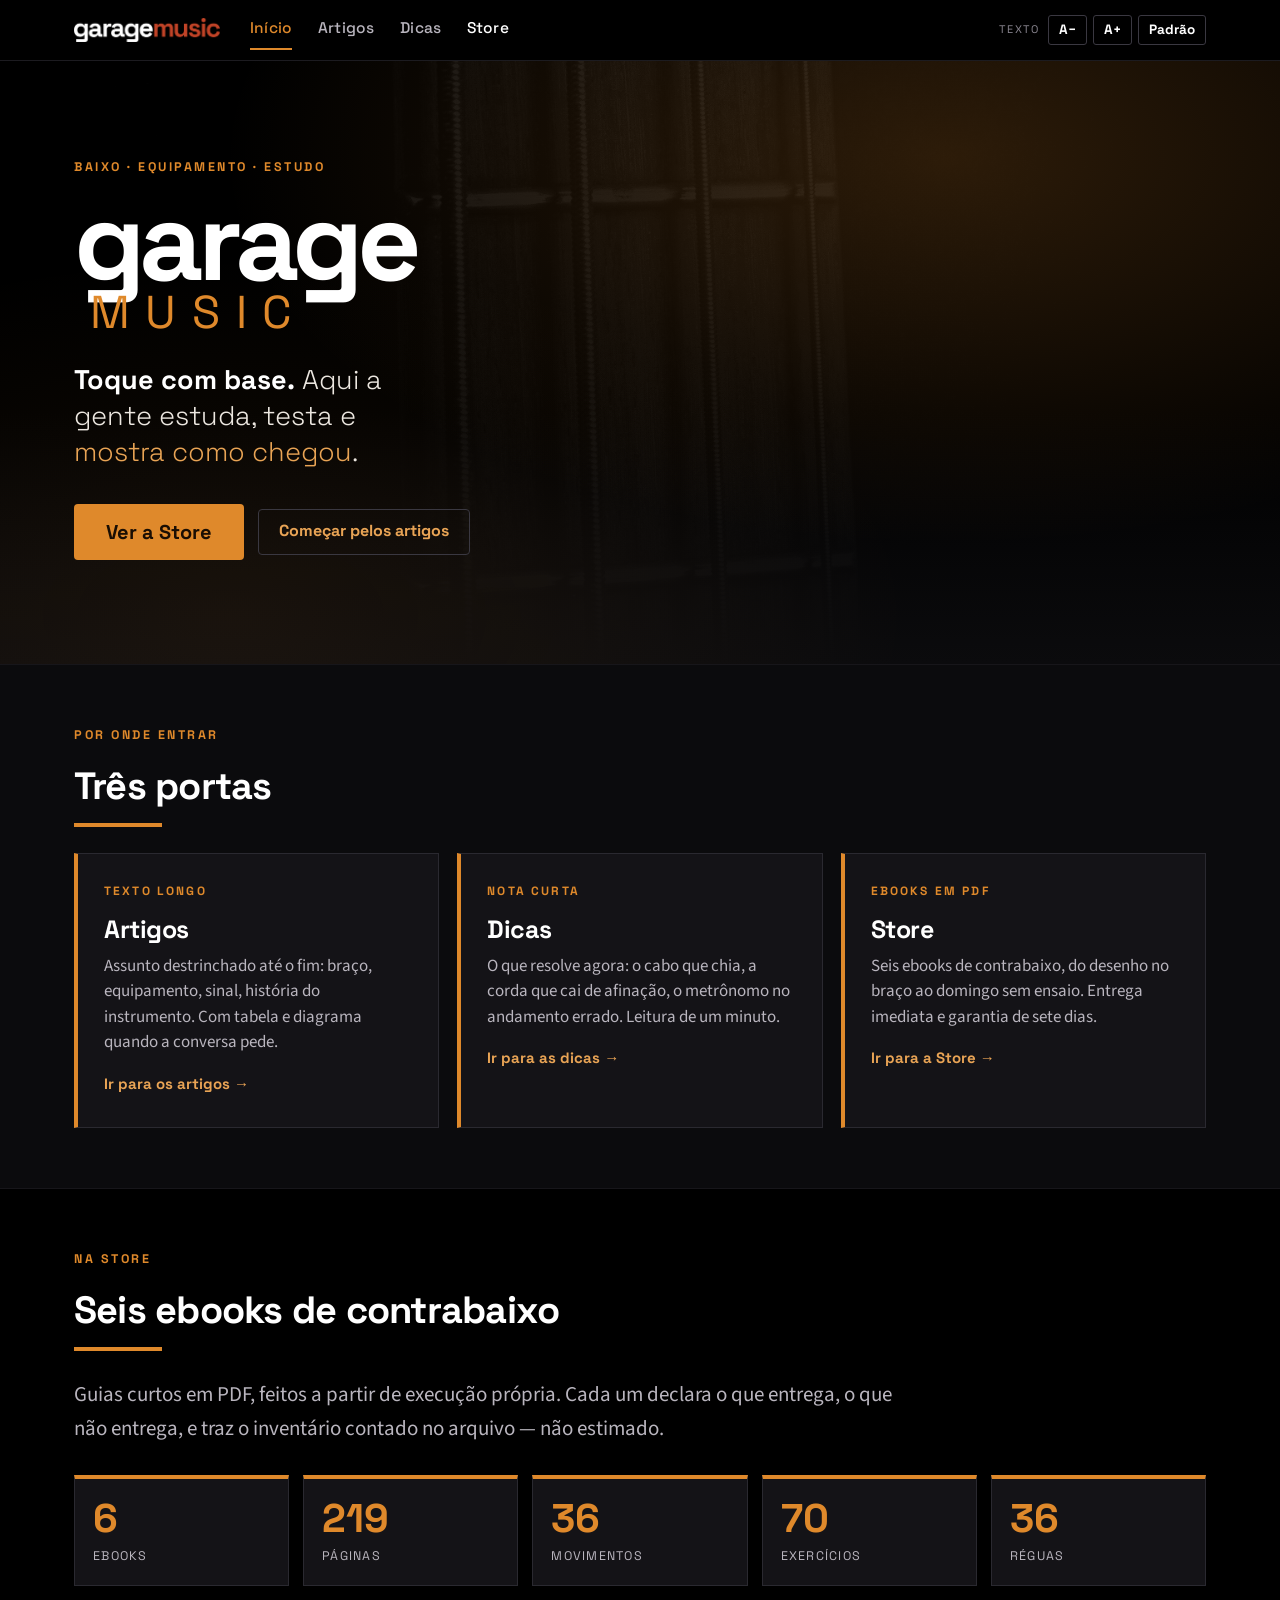
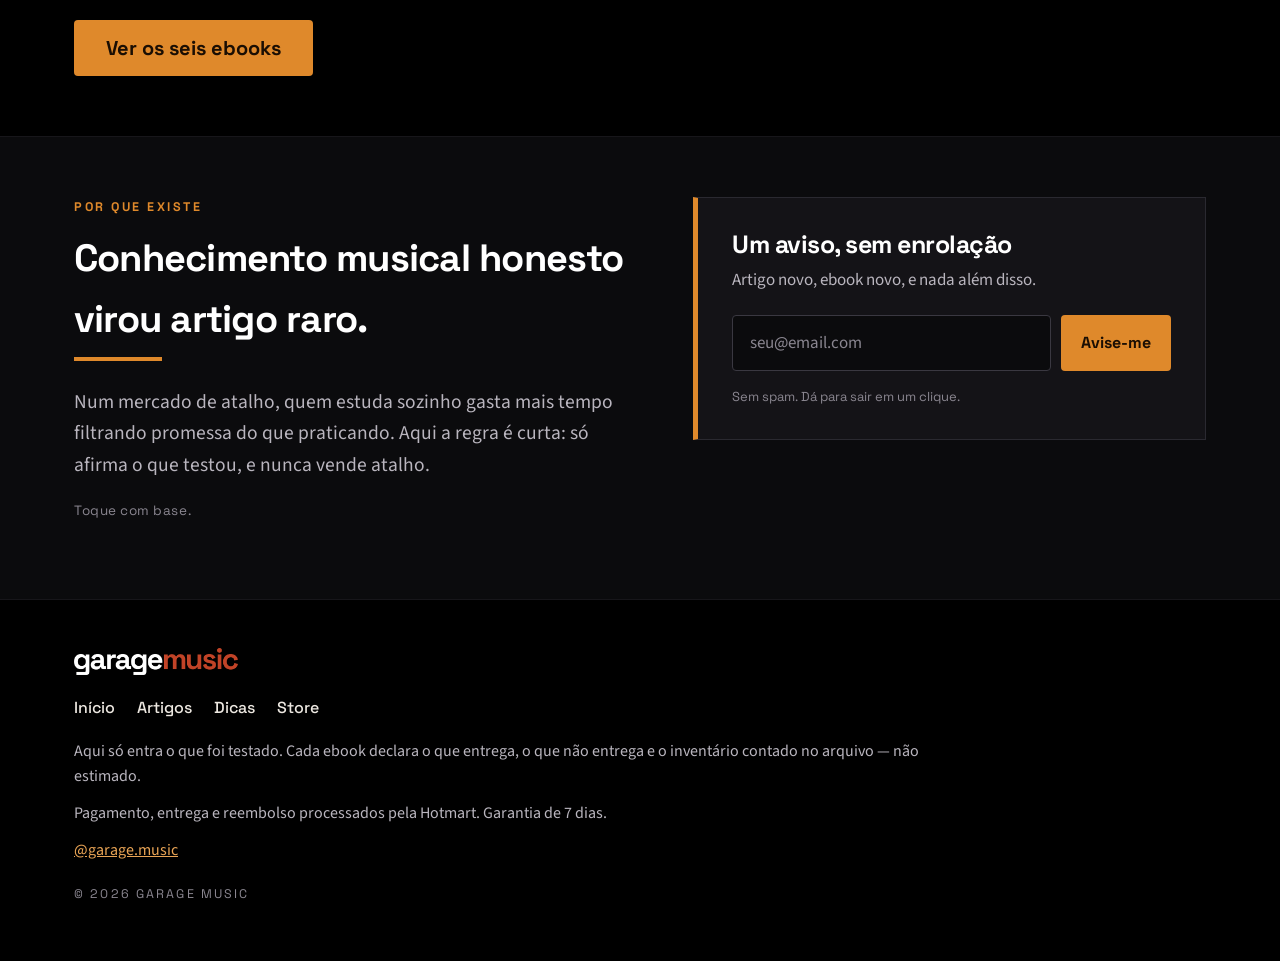
<file: index.html>
<!DOCTYPE html>
<html lang="pt-BR">
<head>
<meta charset="utf-8">
<meta name="viewport" content="width=device-width, initial-scale=1">
<title>Garage Music — contrabaixo, equipamento e estudo</title>
<meta name="description" content="Toque com base. Estudo, equipamento e ebooks de contrabaixo, feitos a partir de execução própria.">
<meta property="og:title" content="Garage Music — contrabaixo, equipamento e estudo">
<meta property="og:description" content="Toque com base. Estudo, equipamento e ebooks de contrabaixo, feitos a partir de execução própria.">
<meta property="og:type" content="website">
<meta property="og:site_name" content="Garage Music">
<meta name="theme-color" content="#0B0B0D">
<link rel="icon" href="img/logo-garage-music.png">
<link rel="stylesheet" href="assets/fonts.css">
<link rel="stylesheet" href="assets/base.css?v=1">
</head>
<body>
<div class="topo"><div class="wrap">
  <a class="marca" href=""><img src="img/logo-garage-music.png" alt="Garage Music" width="1200" height="197"></a>
  <nav class="nav"><a href="" class="on">Início</a><a href="artigos/">Artigos</a><a href="dicas/">Dicas</a><a href="store/" class="venda">Store</a></nav>
  <div class="az">
    <span>Texto</span>
    <button type="button" onclick="ajusta(-1)" aria-label="Diminuir o tamanho do texto">A&minus;</button>
    <button type="button" onclick="ajusta(1)" aria-label="Aumentar o tamanho do texto">A+</button>
    <button type="button" onclick="reset()" aria-label="Voltar ao tamanho padrão">Padrão</button>
  </div>
</div></div>
<header class="hero">
  <div class="hero-bg"><img src="img/hero-bg.jpg" alt=""></div>
  <div class="wrap">
    <p class="kicker">Baixo · equipamento · estudo</p>
    <h1 class="hero-wm"><span class="g">garage</span><span class="m">MUSIC</span></h1>
    <p class="frase"><b>Toque com base.</b> Aqui a gente estuda, testa e <em>mostra como chegou</em>.</p>
    <div class="hero-acoes">
      <a class="btn" href="store/">Ver a Store</a>
      <a class="btn btn-s btn-l" href="artigos/">Começar pelos artigos</a>
    </div>
  </div>
</header>

<section class="sec">
  <div class="wrap">
    <p class="sec-num">Por onde entrar</p>
    <h2>Três portas</h2>
    <div class="regua"></div>
    <div class="portas">
      <a class="porta" href="artigos/">
        <div class="p">Texto longo</div>
        <span class="t">Artigos</span>
        <p class="d">Assunto destrinchado até o fim: braço, equipamento, sinal, história do instrumento.
        Com tabela e diagrama quando a conversa pede.</p>
        <span class="mais">Ir para os artigos &rarr;</span>
      </a>
      <a class="porta" href="dicas/">
        <div class="p">Nota curta</div>
        <span class="t">Dicas</span>
        <p class="d">O que resolve agora: o cabo que chia, a corda que cai de afinação,
        o metrônomo no andamento errado. Leitura de um minuto.</p>
        <span class="mais">Ir para as dicas &rarr;</span>
      </a>
      <a class="porta" href="store/">
        <div class="p">Ebooks em PDF</div>
        <span class="t">Store</span>
        <p class="d">Seis ebooks de contrabaixo, do desenho no braço ao domingo sem ensaio.
        Entrega imediata e garantia de sete dias.</p>
        <span class="mais">Ir para a Store &rarr;</span>
      </a>
    </div>
  </div>
</section>

<section class="sec escura">
  <div class="wrap">
    <p class="sec-num">Na Store</p>
    <h2>Seis ebooks de contrabaixo</h2>
    <div class="regua"></div>
    <p class="lead">Guias curtos em PDF, feitos a partir de execução própria. Cada um declara o que
    entrega, o que não entrega, e traz o inventário contado no arquivo — não estimado.</p>
    <div class="inv" style="margin-top:30px"><div class="cel"><div class="n">6</div><div class="r">Ebooks</div></div><div class="cel"><div class="n">219</div><div class="r">Páginas</div></div><div class="cel"><div class="n">36</div><div class="r">Movimentos</div></div><div class="cel"><div class="n">70</div><div class="r">Exercícios</div></div><div class="cel"><div class="n">36</div><div class="r">Réguas</div></div></div>
    <div class="hero-acoes" style="margin-top:34px">
      <a class="btn" href="store/">Ver os seis ebooks</a>
    </div>
  </div>
</section>

<section class="sec">
  <div class="wrap dupla">
    <div>
      <p class="sec-num">Por que existe</p>
      <h2>Conhecimento musical honesto virou artigo raro.</h2>
      <div class="regua"></div>
      <p class="lead">Num mercado de atalho, quem estuda sozinho gasta mais tempo filtrando
      promessa do que praticando. Aqui a regra é curta: só afirma o que testou, e nunca vende atalho.</p>
      <p class="nota">Toque com base.</p>
    </div>
    <div class="captura">
      <h3>Um aviso, sem enrolação</h3>
      <p>Artigo novo, ebook novo, e nada além disso.</p>
      <form id="captura" novalidate data-para="music@garagecriativa.com.br" data-assunto="Quero receber os avisos da Garage Music" data-endpoint="" data-extra="{}" data-ok="Feito. Você vai ser o primeiro a saber quando sair material novo." data-carta="Abri seu programa de e-mail com a mensagem pronta — é só apertar enviar. Se não abriu, escreva para music@garagecriativa.com.br." data-enviando="Enviando…" data-invalido="Confira o endereço: falta o @ ou o domínio." data-falhou="Não consegui enviar agora. Escreva para music@garagecriativa.com.br que eu coloco você na lista.">
        <input type="email" name="email" placeholder="seu@email.com" aria-label="Seu e-mail"
               autocomplete="email" required>
        <label class="isca" aria-hidden="true">Não preencha<input type="text" name="site" tabindex="-1" autocomplete="off"></label>
        <button class="btn btn-s" type="submit">Avise-me</button>
      </form>
      <p class="aviso" id="capturaAviso" role="status" aria-live="polite"></p>
      <p class="micro">Sem spam. Dá para sair em um clique.</p>
    </div>
  </div>
</section>
<footer><div class="wrap">
  <img src="img/logo-garage-music.png" alt="Garage Music" width="1200" height="197">
  <nav class="rod-nav">
    <a href="">Início</a><a href="artigos/">Artigos</a><a href="dicas/">Dicas</a><a href="store/">Store</a>
  </nav>
  <p class="rod">Aqui só entra o que foi testado. Cada ebook declara o que entrega, o que não entrega
  e o inventário contado no arquivo — não estimado.</p>
  <p class="rod">Pagamento, entrega e reembolso processados pela Hotmart. Garantia de 7 dias.</p>
  <p class="rod"><a href="https://instagram.com/garage.music" rel="noopener">@garage.music</a></p>
  <p class="end">© 2026 Garage Music</p>
</div></footer>
<script src="assets/checkouts.js"></script>
<script src="assets/site.js"></script>
</body></html>
</file>
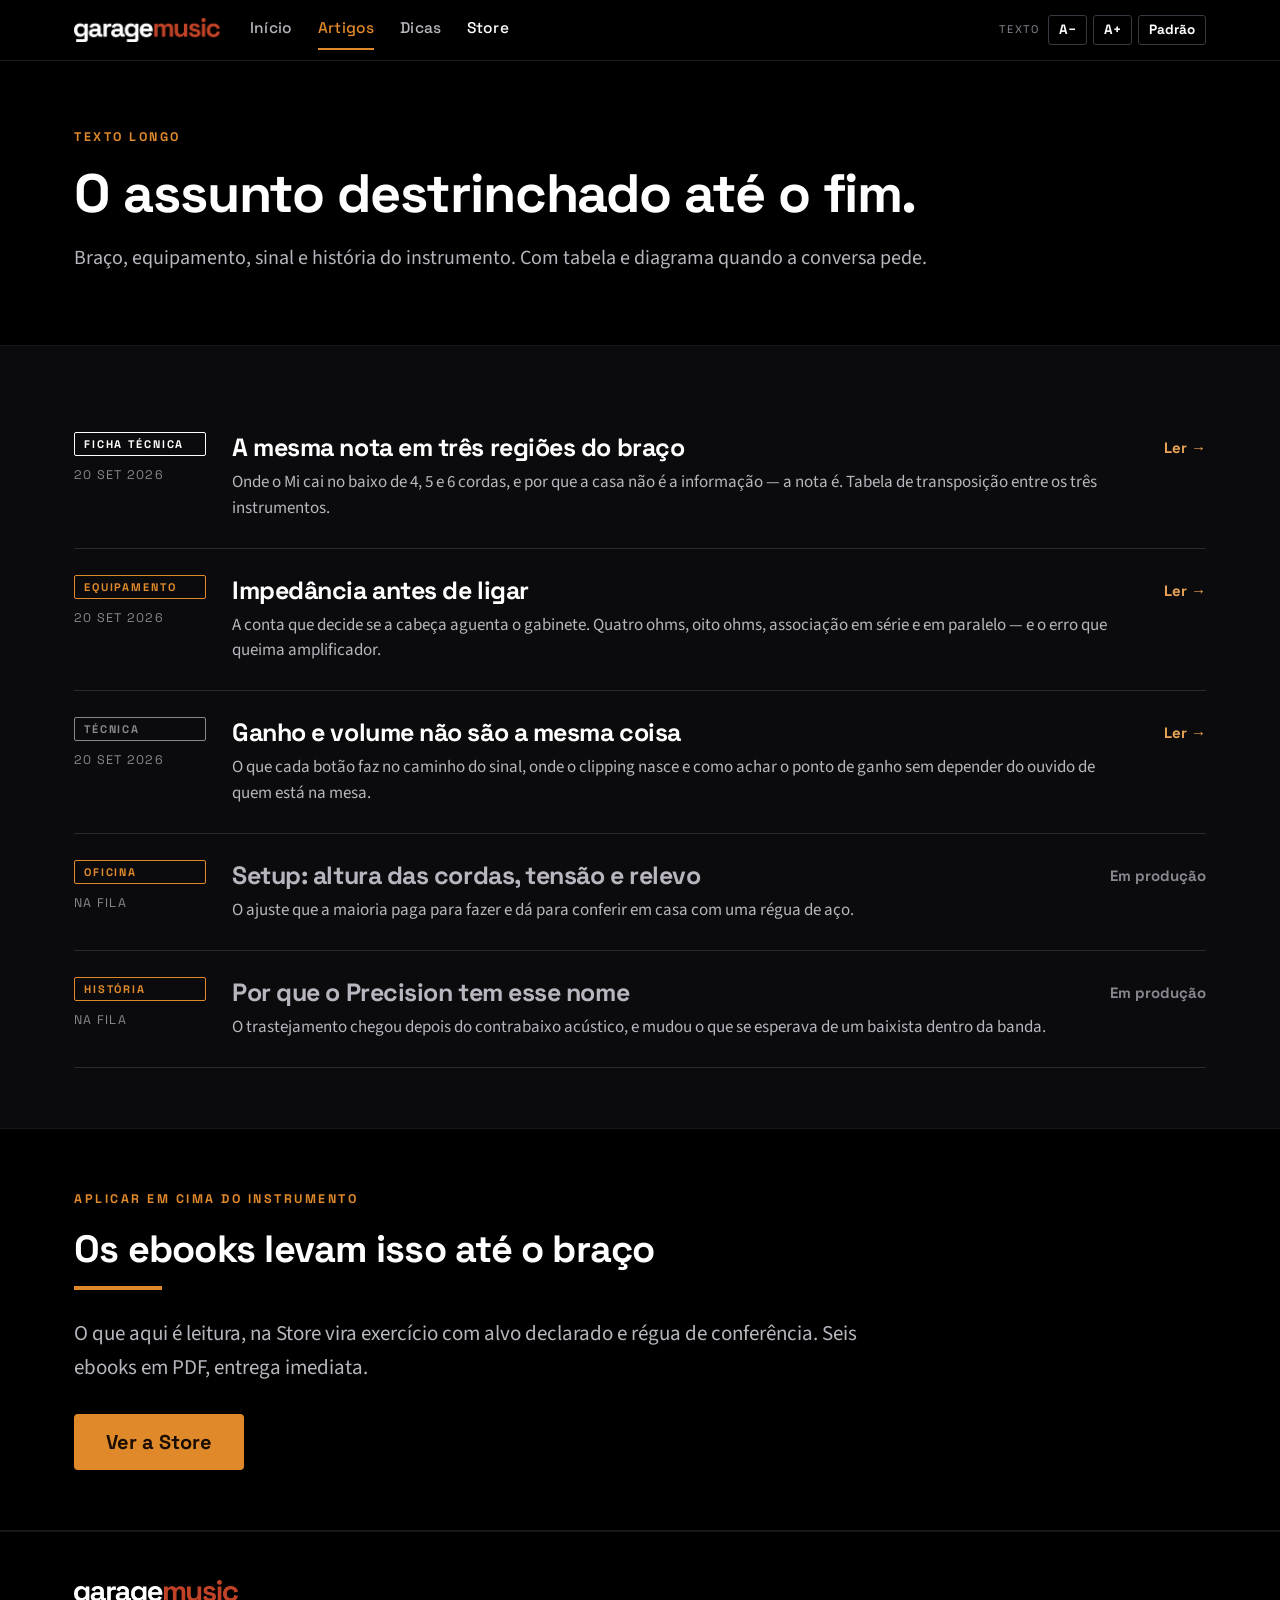
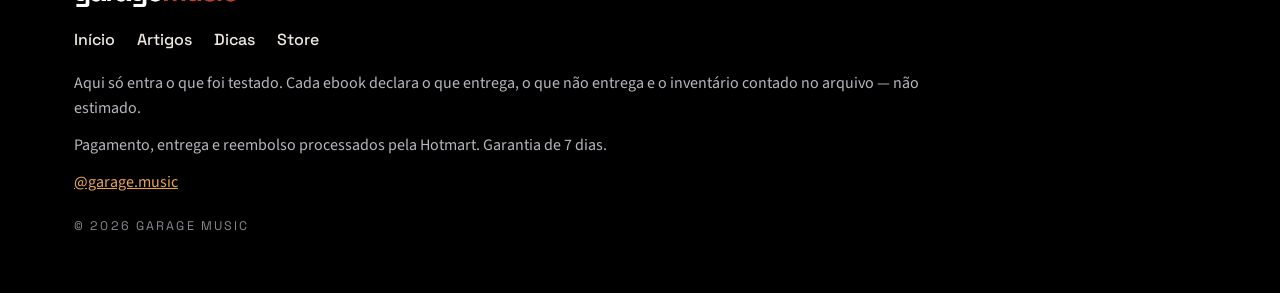
<file: artigos/index.html>
<!DOCTYPE html>
<html lang="pt-BR">
<head>
<meta charset="utf-8">
<meta name="viewport" content="width=device-width, initial-scale=1">
<title>Artigos — Garage Music</title>
<meta name="description" content="Braço, equipamento, sinal e história do instrumento. Com tabela e diagrama quando a conversa pede.">
<meta property="og:title" content="Artigos — Garage Music">
<meta property="og:description" content="Braço, equipamento, sinal e história do instrumento. Com tabela e diagrama quando a conversa pede.">
<meta property="og:type" content="website">
<meta property="og:site_name" content="Garage Music">
<meta name="theme-color" content="#0B0B0D">
<link rel="icon" href="../img/logo-garage-music.png">
<link rel="stylesheet" href="../assets/fonts.css">
<link rel="stylesheet" href="../assets/base.css?v=2">
</head>
<body>
<div class="topo"><div class="wrap">
  <a class="marca" href="../"><img src="../img/logo-garage-music.png" alt="Garage Music" width="1200" height="197"></a>
  <nav class="nav"><a href="../">Início</a><a href="../artigos/" class="on">Artigos</a><a href="../dicas/">Dicas</a><a href="../store/" class="venda">Store</a></nav>
  <div class="az">
    <span>Texto</span>
    <button type="button" onclick="ajusta(-1)" aria-label="Diminuir o tamanho do texto">A&minus;</button>
    <button type="button" onclick="ajusta(1)" aria-label="Aumentar o tamanho do texto">A+</button>
    <button type="button" onclick="reset()" aria-label="Voltar ao tamanho padrão">Padrão</button>
  </div>
</div></div>
<header class="capa-vit">
  <div class="wrap">
    <p class="kicker">Texto longo</p>
    <h1>O assunto destrinchado até o fim.</h1>
    <p class="capa-sub">Braço, equipamento, sinal e história do instrumento. Com tabela e diagrama quando a conversa pede.</p>
  </div>
</header>

<section class="sec">
  <div class="wrap">
<a class="linha-txt" href="a-mesma-nota-em-tres-regioes/">
  <div class="lt-meta"><span class="etq etq-ficha">Ficha técnica</span><span class="lt-data">20 set 2026</span></div>
  <div><h3 class="lt-t">A mesma nota em três regiões do braço</h3><p class="lt-d">Onde o Mi cai no baixo de 4, 5 e 6 cordas, e por que a casa não é a informação — a nota é. Tabela de transposição entre os três instrumentos.</p></div>
  <span class="lt-ir">Ler &rarr;</span>
</a>
<a class="linha-txt" href="impedancia-antes-de-ligar/">
  <div class="lt-meta"><span class="etq etq-equipamento">Equipamento</span><span class="lt-data">20 set 2026</span></div>
  <div><h3 class="lt-t">Impedância antes de ligar</h3><p class="lt-d">A conta que decide se a cabeça aguenta o gabinete. Quatro ohms, oito ohms, associação em série e em paralelo — e o erro que queima amplificador.</p></div>
  <span class="lt-ir">Ler &rarr;</span>
</a>
<a class="linha-txt" href="ganho-e-volume/">
  <div class="lt-meta"><span class="etq etq-tecnica">Técnica</span><span class="lt-data">20 set 2026</span></div>
  <div><h3 class="lt-t">Ganho e volume não são a mesma coisa</h3><p class="lt-d">O que cada botão faz no caminho do sinal, onde o clipping nasce e como achar o ponto de ganho sem depender do ouvido de quem está na mesa.</p></div>
  <span class="lt-ir">Ler &rarr;</span>
</a>
<div class="linha-txt lt-fila">
  <div class="lt-meta"><span class="etq etq-oficina">Oficina</span><span class="lt-data">na fila</span></div>
  <div><h3 class="lt-t">Setup: altura das cordas, tensão e relevo</h3><p class="lt-d">O ajuste que a maioria paga para fazer e dá para conferir em casa com uma régua de aço.</p></div>
  <span class="lt-ir">Em produção</span>
</div>
<div class="linha-txt lt-fila">
  <div class="lt-meta"><span class="etq etq-historia">História</span><span class="lt-data">na fila</span></div>
  <div><h3 class="lt-t">Por que o Precision tem esse nome</h3><p class="lt-d">O trastejamento chegou depois do contrabaixo acústico, e mudou o que se esperava de um baixista dentro da banda.</p></div>
  <span class="lt-ir">Em produção</span>
</div>
  </div>
</section>

<section class="sec escura">
  <div class="wrap">
    <p class="sec-num">Aplicar em cima do instrumento</p>
    <h2>Os ebooks levam isso até o braço</h2>
    <div class="regua"></div>
    <p class="lead">O que aqui é leitura, na Store vira exercício com alvo declarado e régua de
    conferência. Seis ebooks em PDF, entrega imediata.</p>
    <div class="hero-acoes" style="margin-top:30px"><a class="btn" href="../store/">Ver a Store</a></div>
  </div>
</section>
<footer><div class="wrap">
  <img src="../img/logo-garage-music.png" alt="Garage Music" width="1200" height="197">
  <nav class="rod-nav">
    <a href="../">Início</a><a href="../artigos/">Artigos</a><a href="../dicas/">Dicas</a><a href="../store/">Store</a>
  </nav>
  <p class="rod">Aqui só entra o que foi testado. Cada ebook declara o que entrega, o que não entrega
  e o inventário contado no arquivo — não estimado.</p>
  <p class="rod">Pagamento, entrega e reembolso processados pela Hotmart. Garantia de 7 dias.</p>
  <p class="rod"><a href="https://instagram.com/garage.music" rel="noopener">@garage.music</a></p>
  <p class="end">© 2026 Garage Music</p>
</div></footer>
<script src="../assets/checkouts.js"></script>
<script src="../assets/site.js"></script>
</body></html>
</file>
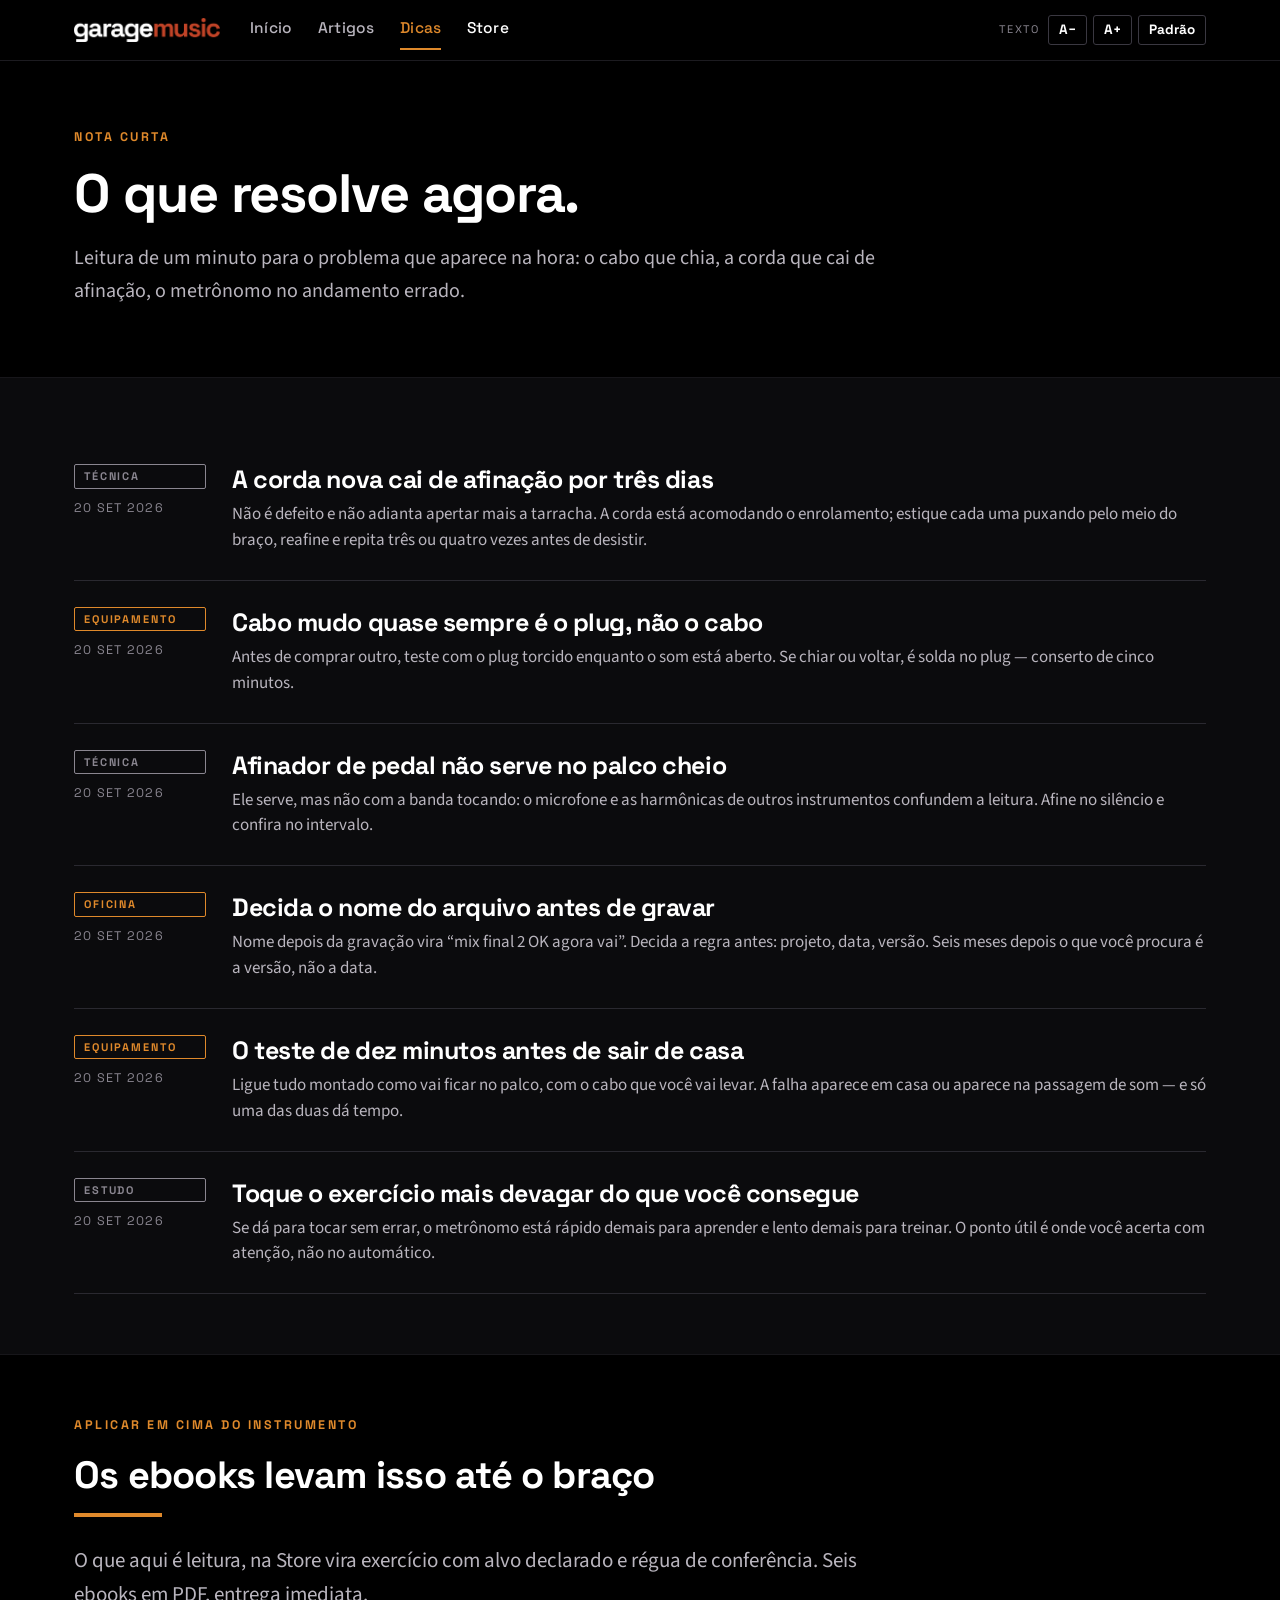
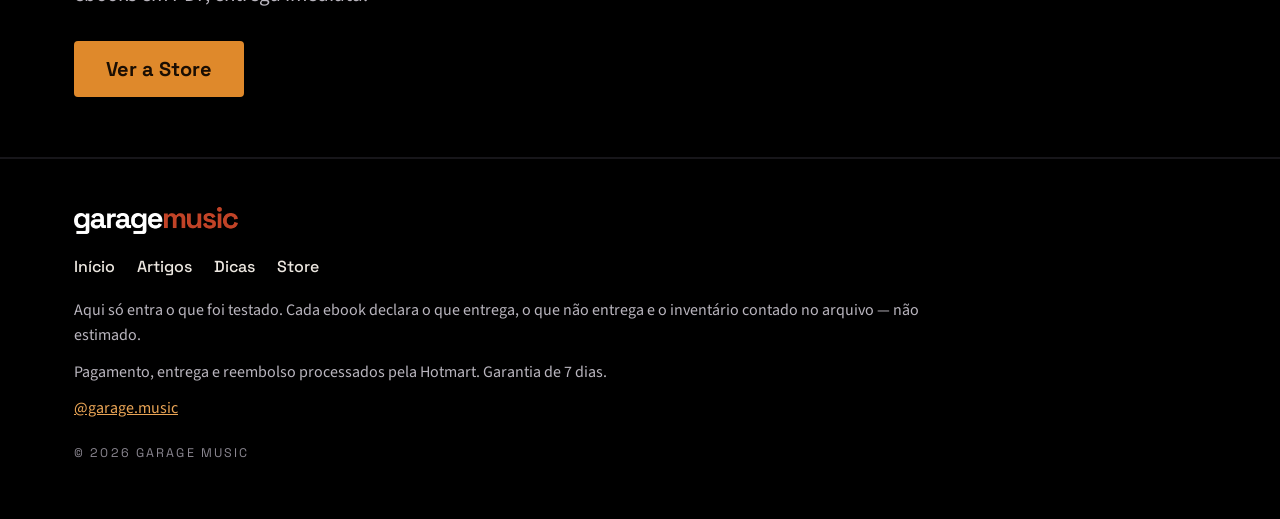
<file: dicas/index.html>
<!DOCTYPE html>
<html lang="pt-BR">
<head>
<meta charset="utf-8">
<meta name="viewport" content="width=device-width, initial-scale=1">
<title>Dicas — Garage Music</title>
<meta name="description" content="Leitura de um minuto para o problema que aparece na hora: o cabo que chia, a corda que cai de afinação, o metrônomo no andamento errado.">
<meta property="og:title" content="Dicas — Garage Music">
<meta property="og:description" content="Leitura de um minuto para o problema que aparece na hora: o cabo que chia, a corda que cai de afinação, o metrônomo no andamento errado.">
<meta property="og:type" content="website">
<meta property="og:site_name" content="Garage Music">
<meta name="theme-color" content="#0B0B0D">
<link rel="icon" href="../img/logo-garage-music.png">
<link rel="stylesheet" href="../assets/fonts.css">
<link rel="stylesheet" href="../assets/base.css?v=2">
</head>
<body>
<div class="topo"><div class="wrap">
  <a class="marca" href="../"><img src="../img/logo-garage-music.png" alt="Garage Music" width="1200" height="197"></a>
  <nav class="nav"><a href="../">Início</a><a href="../artigos/">Artigos</a><a href="../dicas/" class="on">Dicas</a><a href="../store/" class="venda">Store</a></nav>
  <div class="az">
    <span>Texto</span>
    <button type="button" onclick="ajusta(-1)" aria-label="Diminuir o tamanho do texto">A&minus;</button>
    <button type="button" onclick="ajusta(1)" aria-label="Aumentar o tamanho do texto">A+</button>
    <button type="button" onclick="reset()" aria-label="Voltar ao tamanho padrão">Padrão</button>
  </div>
</div></div>
<header class="capa-vit">
  <div class="wrap">
    <p class="kicker">Nota curta</p>
    <h1>O que resolve agora.</h1>
    <p class="capa-sub">Leitura de um minuto para o problema que aparece na hora: o cabo que chia, a corda que cai de afinação, o metrônomo no andamento errado.</p>
  </div>
</header>

<section class="sec">
  <div class="wrap">
<div class="linha-txt lt-nota">
  <div class="lt-meta"><span class="etq etq-tecnica">Técnica</span><span class="lt-data">20 set 2026</span></div>
  <div><h3 class="lt-t">A corda nova cai de afinação por três dias</h3><p class="lt-d">Não é defeito e não adianta apertar mais a tarracha. A corda está acomodando o enrolamento; estique cada uma puxando pelo meio do braço, reafine e repita três ou quatro vezes antes de desistir.</p></div>
</div>
<div class="linha-txt lt-nota">
  <div class="lt-meta"><span class="etq etq-equipamento">Equipamento</span><span class="lt-data">20 set 2026</span></div>
  <div><h3 class="lt-t">Cabo mudo quase sempre é o plug, não o cabo</h3><p class="lt-d">Antes de comprar outro, teste com o plug torcido enquanto o som está aberto. Se chiar ou voltar, é solda no plug — conserto de cinco minutos.</p></div>
</div>
<div class="linha-txt lt-nota">
  <div class="lt-meta"><span class="etq etq-tecnica">Técnica</span><span class="lt-data">20 set 2026</span></div>
  <div><h3 class="lt-t">Afinador de pedal não serve no palco cheio</h3><p class="lt-d">Ele serve, mas não com a banda tocando: o microfone e as harmônicas de outros instrumentos confundem a leitura. Afine no silêncio e confira no intervalo.</p></div>
</div>
<div class="linha-txt lt-nota">
  <div class="lt-meta"><span class="etq etq-oficina">Oficina</span><span class="lt-data">20 set 2026</span></div>
  <div><h3 class="lt-t">Decida o nome do arquivo antes de gravar</h3><p class="lt-d">Nome depois da gravação vira “mix final 2 OK agora vai”. Decida a regra antes: projeto, data, versão. Seis meses depois o que você procura é a versão, não a data.</p></div>
</div>
<div class="linha-txt lt-nota">
  <div class="lt-meta"><span class="etq etq-equipamento">Equipamento</span><span class="lt-data">20 set 2026</span></div>
  <div><h3 class="lt-t">O teste de dez minutos antes de sair de casa</h3><p class="lt-d">Ligue tudo montado como vai ficar no palco, com o cabo que você vai levar. A falha aparece em casa ou aparece na passagem de som — e só uma das duas dá tempo.</p></div>
</div>
<div class="linha-txt lt-nota">
  <div class="lt-meta"><span class="etq etq-estudo">Estudo</span><span class="lt-data">20 set 2026</span></div>
  <div><h3 class="lt-t">Toque o exercício mais devagar do que você consegue</h3><p class="lt-d">Se dá para tocar sem errar, o metrônomo está rápido demais para aprender e lento demais para treinar. O ponto útil é onde você acerta com atenção, não no automático.</p></div>
</div>
  </div>
</section>

<section class="sec escura">
  <div class="wrap">
    <p class="sec-num">Aplicar em cima do instrumento</p>
    <h2>Os ebooks levam isso até o braço</h2>
    <div class="regua"></div>
    <p class="lead">O que aqui é leitura, na Store vira exercício com alvo declarado e régua de
    conferência. Seis ebooks em PDF, entrega imediata.</p>
    <div class="hero-acoes" style="margin-top:30px"><a class="btn" href="../store/">Ver a Store</a></div>
  </div>
</section>
<footer><div class="wrap">
  <img src="../img/logo-garage-music.png" alt="Garage Music" width="1200" height="197">
  <nav class="rod-nav">
    <a href="../">Início</a><a href="../artigos/">Artigos</a><a href="../dicas/">Dicas</a><a href="../store/">Store</a>
  </nav>
  <p class="rod">Aqui só entra o que foi testado. Cada ebook declara o que entrega, o que não entrega
  e o inventário contado no arquivo — não estimado.</p>
  <p class="rod">Pagamento, entrega e reembolso processados pela Hotmart. Garantia de 7 dias.</p>
  <p class="rod"><a href="https://instagram.com/garage.music" rel="noopener">@garage.music</a></p>
  <p class="end">© 2026 Garage Music</p>
</div></footer>
<script src="../assets/checkouts.js"></script>
<script src="../assets/site.js"></script>
</body></html>
</file>
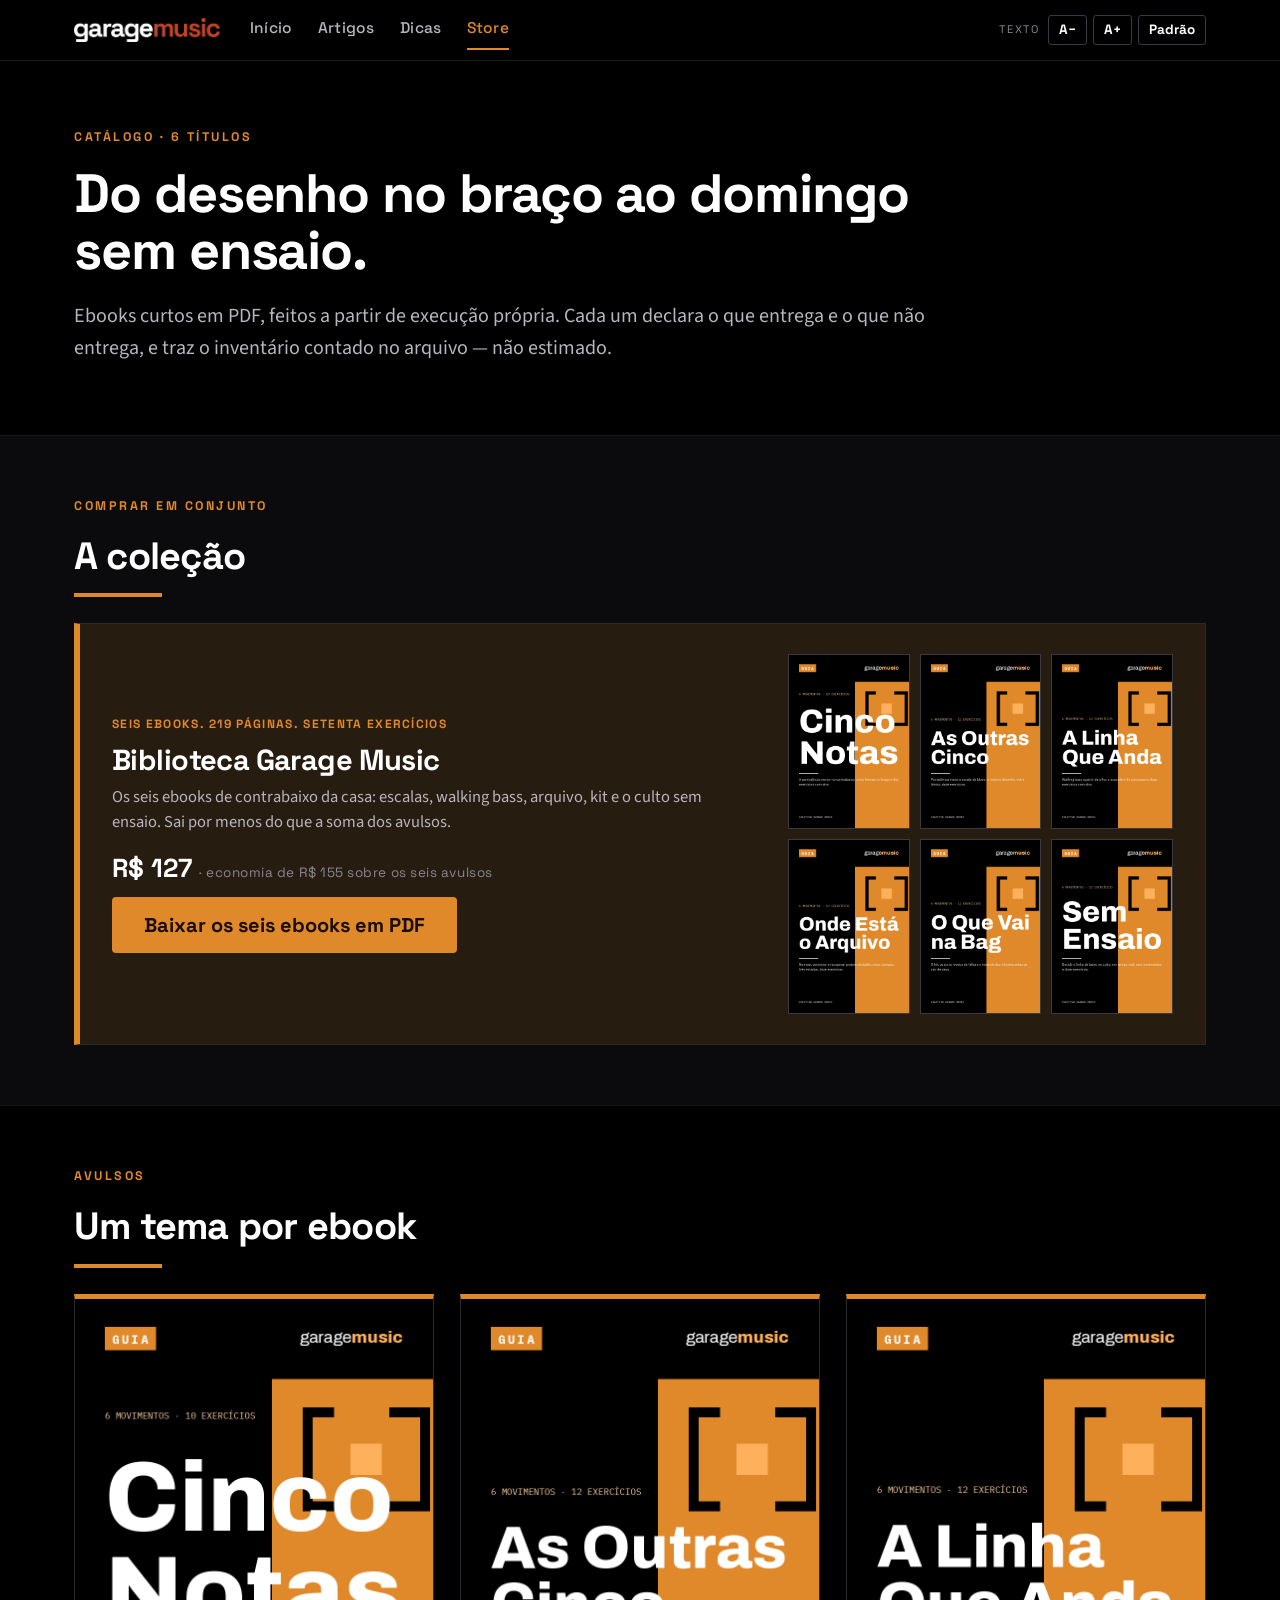
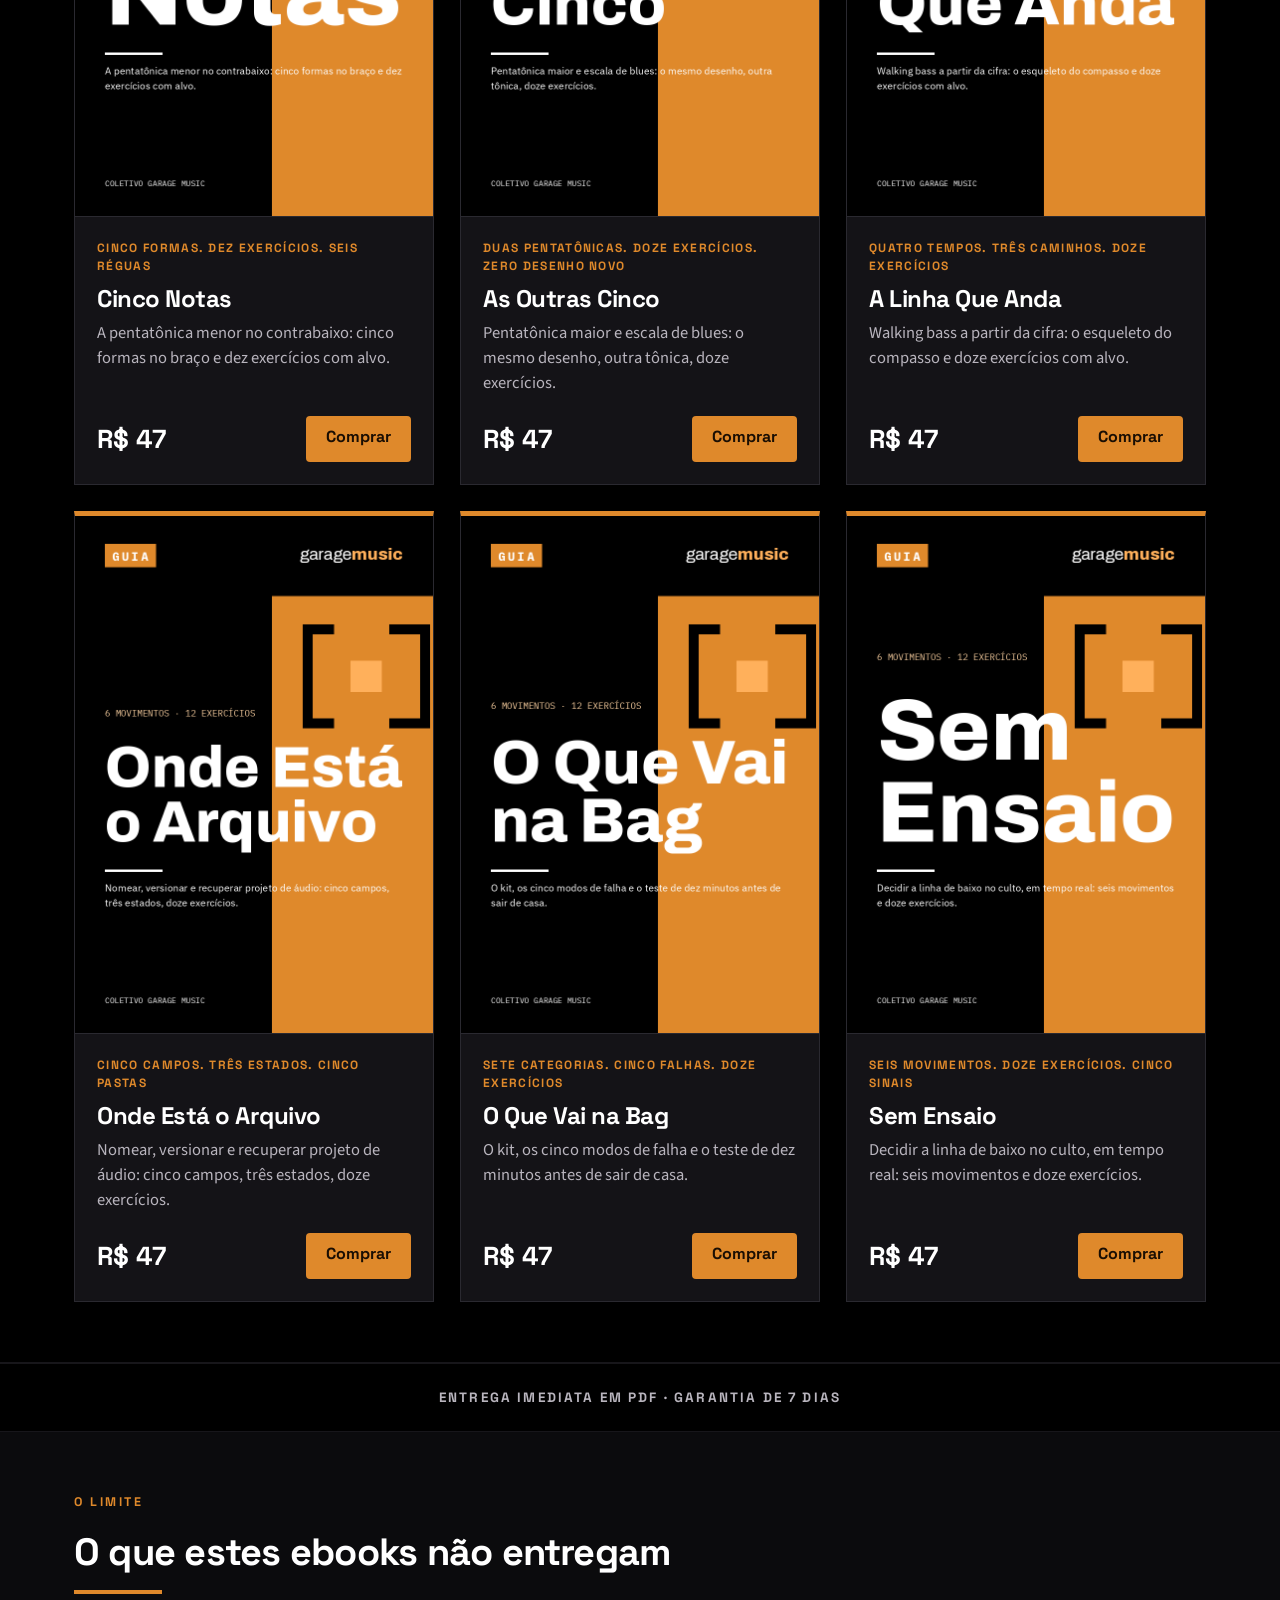
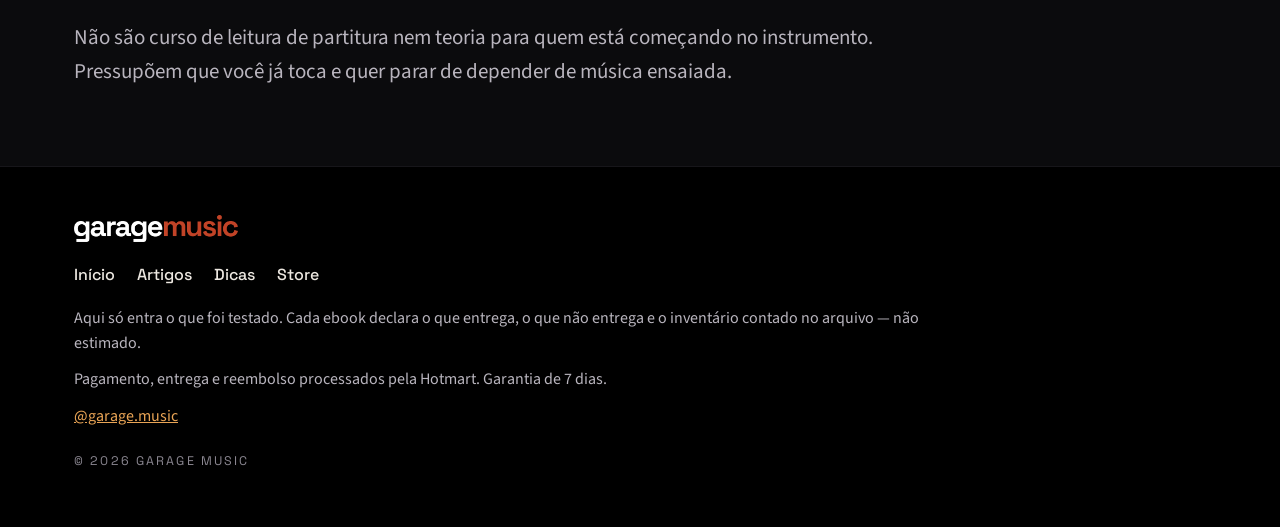
<file: store/index.html>
<!DOCTYPE html>
<html lang="pt-BR">
<head>
<meta charset="utf-8">
<meta name="viewport" content="width=device-width, initial-scale=1">
<title>Store — Garage Music</title>
<meta name="description" content="Seis ebooks de contrabaixo em PDF: pentatônicas, walking bass, arquivo de áudio, kit do músico e o culto sem ensaio. Entrega imediata.">
<meta property="og:title" content="Store — Garage Music">
<meta property="og:description" content="Seis ebooks de contrabaixo em PDF: pentatônicas, walking bass, arquivo de áudio, kit do músico e o culto sem ensaio. Entrega imediata.">
<meta property="og:type" content="website">
<meta property="og:site_name" content="Garage Music">
<meta name="theme-color" content="#0B0B0D">
<link rel="icon" href="../img/logo-garage-music.png">
<link rel="stylesheet" href="../assets/fonts.css">
<link rel="stylesheet" href="../assets/base.css?v=2">
</head>
<body>
<div class="topo"><div class="wrap">
  <a class="marca" href="../"><img src="../img/logo-garage-music.png" alt="Garage Music" width="1200" height="197"></a>
  <nav class="nav"><a href="../">Início</a><a href="../artigos/">Artigos</a><a href="../dicas/">Dicas</a><a href="../store/" class="on venda">Store</a></nav>
  <div class="topoCta" id="topoCta"><span class="p">R$ 127</span><a class="btn js-checkout" data-cod="KIT-MUSIC" href="#">Levar os seis</a></div><div class="az">
    <span>Texto</span>
    <button type="button" onclick="ajusta(-1)" aria-label="Diminuir o tamanho do texto">A&minus;</button>
    <button type="button" onclick="ajusta(1)" aria-label="Aumentar o tamanho do texto">A+</button>
    <button type="button" onclick="reset()" aria-label="Voltar ao tamanho padrão">Padrão</button>
  </div>
</div></div>
<header class="capa-vit">
  <div class="wrap">
    <p class="kicker">Catálogo · 6 títulos</p>
    <h1>Do desenho no braço ao domingo sem ensaio.</h1>
    <p class="capa-sub">Ebooks curtos em PDF, feitos a partir de execução própria. Cada um declara o que
    entrega e o que não entrega, e traz o inventário contado no arquivo — não estimado.</p>
  </div>
</header>

<section class="sec">
  <div class="wrap">
    <p class="sec-num">Comprar em conjunto</p>
    <h2>A coleção</h2>
    <div class="regua"></div>
    <article class="pack">
      <div>
        <p class="card-inv">Seis ebooks. 219 páginas. Setenta exercícios</p>
        <h3>Biblioteca Garage Music</h3>
        <p class="card-sub">Os seis ebooks de contrabaixo da casa: escalas, walking bass, arquivo, kit e o culto sem ensaio. Sai por menos do que a soma dos avulsos.</p>
        <div class="card-pe">
          <span class="card-preco">R$ 127 <span class="nota" style="font-weight:400">· economia de R$ 155 sobre os seis avulsos</span></span>
          <a class="btn js-checkout" data-cod="KIT-MUSIC" href="#">Baixar os seis ebooks em PDF</a>
        </div>
      </div>
      <div class="pack-capas"><img src="../img/LH-801/vitrine-720x1040-cinco-notas.png" width="720" height="1040" loading="lazy" alt="Cinco Notas"><img src="../img/LH-806/vitrine-720x1040-as-outras-cinco.png" width="720" height="1040" loading="lazy" alt="As Outras Cinco"><img src="../img/LH-807/vitrine-720x1040-a-linha-que-anda.png" width="720" height="1040" loading="lazy" alt="A Linha Que Anda"><img src="../img/LH-808/vitrine-720x1040-onde-esta-o-arquivo.png" width="720" height="1040" loading="lazy" alt="Onde Está o Arquivo"><img src="../img/LH-809/vitrine-720x1040-o-que-vai-na-bag.png" width="720" height="1040" loading="lazy" alt="O Que Vai na Bag"><img src="../img/LH-810/vitrine-720x1040-sem-ensaio.png" width="720" height="1040" loading="lazy" alt="Sem Ensaio"></div>
    </article>
  </div>
</section>

<section class="sec escura">
  <div class="wrap">
    <p class="sec-num">Avulsos</p>
    <h2>Um tema por ebook</h2>
    <div class="regua"></div>
    <div class="grade"><article class="card">
  <img src="../img/LH-801/vitrine-720x1040-cinco-notas.png" width="720" height="1040" loading="lazy" alt="Capa de Cinco Notas">
  <div class="card-corpo">
    <p class="card-inv">Cinco formas. Dez exercícios. Seis réguas</p>
    <h3>Cinco Notas</h3>
    <p class="card-sub">A pentatônica menor no contrabaixo: cinco formas no braço e dez exercícios com alvo.</p>
    <div class="card-pe">
      <span class="card-preco">R$ 47</span>
      <a class="btn btn-s js-checkout" data-cod="LH-801" href="#">Comprar</a>
    </div>
  </div>
</article><article class="card">
  <img src="../img/LH-806/vitrine-720x1040-as-outras-cinco.png" width="720" height="1040" loading="lazy" alt="Capa de As Outras Cinco">
  <div class="card-corpo">
    <p class="card-inv">Duas pentatônicas. Doze exercícios. Zero desenho novo</p>
    <h3>As Outras Cinco</h3>
    <p class="card-sub">Pentatônica maior e escala de blues: o mesmo desenho, outra tônica, doze exercícios.</p>
    <div class="card-pe">
      <span class="card-preco">R$ 47</span>
      <a class="btn btn-s js-checkout" data-cod="LH-806" href="#">Comprar</a>
    </div>
  </div>
</article><article class="card">
  <img src="../img/LH-807/vitrine-720x1040-a-linha-que-anda.png" width="720" height="1040" loading="lazy" alt="Capa de A Linha Que Anda">
  <div class="card-corpo">
    <p class="card-inv">Quatro tempos. Três caminhos. Doze exercícios</p>
    <h3>A Linha Que Anda</h3>
    <p class="card-sub">Walking bass a partir da cifra: o esqueleto do compasso e doze exercícios com alvo.</p>
    <div class="card-pe">
      <span class="card-preco">R$ 47</span>
      <a class="btn btn-s js-checkout" data-cod="LH-807" href="#">Comprar</a>
    </div>
  </div>
</article><article class="card">
  <img src="../img/LH-808/vitrine-720x1040-onde-esta-o-arquivo.png" width="720" height="1040" loading="lazy" alt="Capa de Onde Está o Arquivo">
  <div class="card-corpo">
    <p class="card-inv">Cinco campos. Três estados. Cinco pastas</p>
    <h3>Onde Está o Arquivo</h3>
    <p class="card-sub">Nomear, versionar e recuperar projeto de áudio: cinco campos, três estados, doze exercícios.</p>
    <div class="card-pe">
      <span class="card-preco">R$ 47</span>
      <a class="btn btn-s js-checkout" data-cod="LH-808" href="#">Comprar</a>
    </div>
  </div>
</article><article class="card">
  <img src="../img/LH-809/vitrine-720x1040-o-que-vai-na-bag.png" width="720" height="1040" loading="lazy" alt="Capa de O Que Vai na Bag">
  <div class="card-corpo">
    <p class="card-inv">Sete categorias. Cinco falhas. Doze exercícios</p>
    <h3>O Que Vai na Bag</h3>
    <p class="card-sub">O kit, os cinco modos de falha e o teste de dez minutos antes de sair de casa.</p>
    <div class="card-pe">
      <span class="card-preco">R$ 47</span>
      <a class="btn btn-s js-checkout" data-cod="LH-809" href="#">Comprar</a>
    </div>
  </div>
</article><article class="card">
  <img src="../img/LH-810/vitrine-720x1040-sem-ensaio.png" width="720" height="1040" loading="lazy" alt="Capa de Sem Ensaio">
  <div class="card-corpo">
    <p class="card-inv">Seis movimentos. Doze exercícios. Cinco sinais</p>
    <h3>Sem Ensaio</h3>
    <p class="card-sub">Decidir a linha de baixo no culto, em tempo real: seis movimentos e doze exercícios.</p>
    <div class="card-pe">
      <span class="card-preco">R$ 47</span>
      <a class="btn btn-s js-checkout" data-cod="LH-810" href="#">Comprar</a>
    </div>
  </div>
</article></div>
  </div>
</section>

<div class="faixa"><span>Entrega imediata em PDF · Garantia de 7 dias</span></div>

<section class="sec">
  <div class="wrap">
    <p class="sec-num">O limite</p>
    <h2>O que estes ebooks não entregam</h2>
    <div class="regua"></div>
    <p class="lead">Não são curso de leitura de partitura nem teoria para quem está começando no
    instrumento. Pressupõem que você já toca e quer parar de depender de música ensaiada.</p>
  </div>
</section>
<footer><div class="wrap">
  <img src="../img/logo-garage-music.png" alt="Garage Music" width="1200" height="197">
  <nav class="rod-nav">
    <a href="../">Início</a><a href="../artigos/">Artigos</a><a href="../dicas/">Dicas</a><a href="../store/">Store</a>
  </nav>
  <p class="rod">Aqui só entra o que foi testado. Cada ebook declara o que entrega, o que não entrega
  e o inventário contado no arquivo — não estimado.</p>
  <p class="rod">Pagamento, entrega e reembolso processados pela Hotmart. Garantia de 7 dias.</p>
  <p class="rod"><a href="https://instagram.com/garage.music" rel="noopener">@garage.music</a></p>
  <p class="end">© 2026 Garage Music</p>
</div></footer>
<script src="../assets/checkouts.js"></script>
<script src="../assets/site.js"></script>
</body></html>
</file>
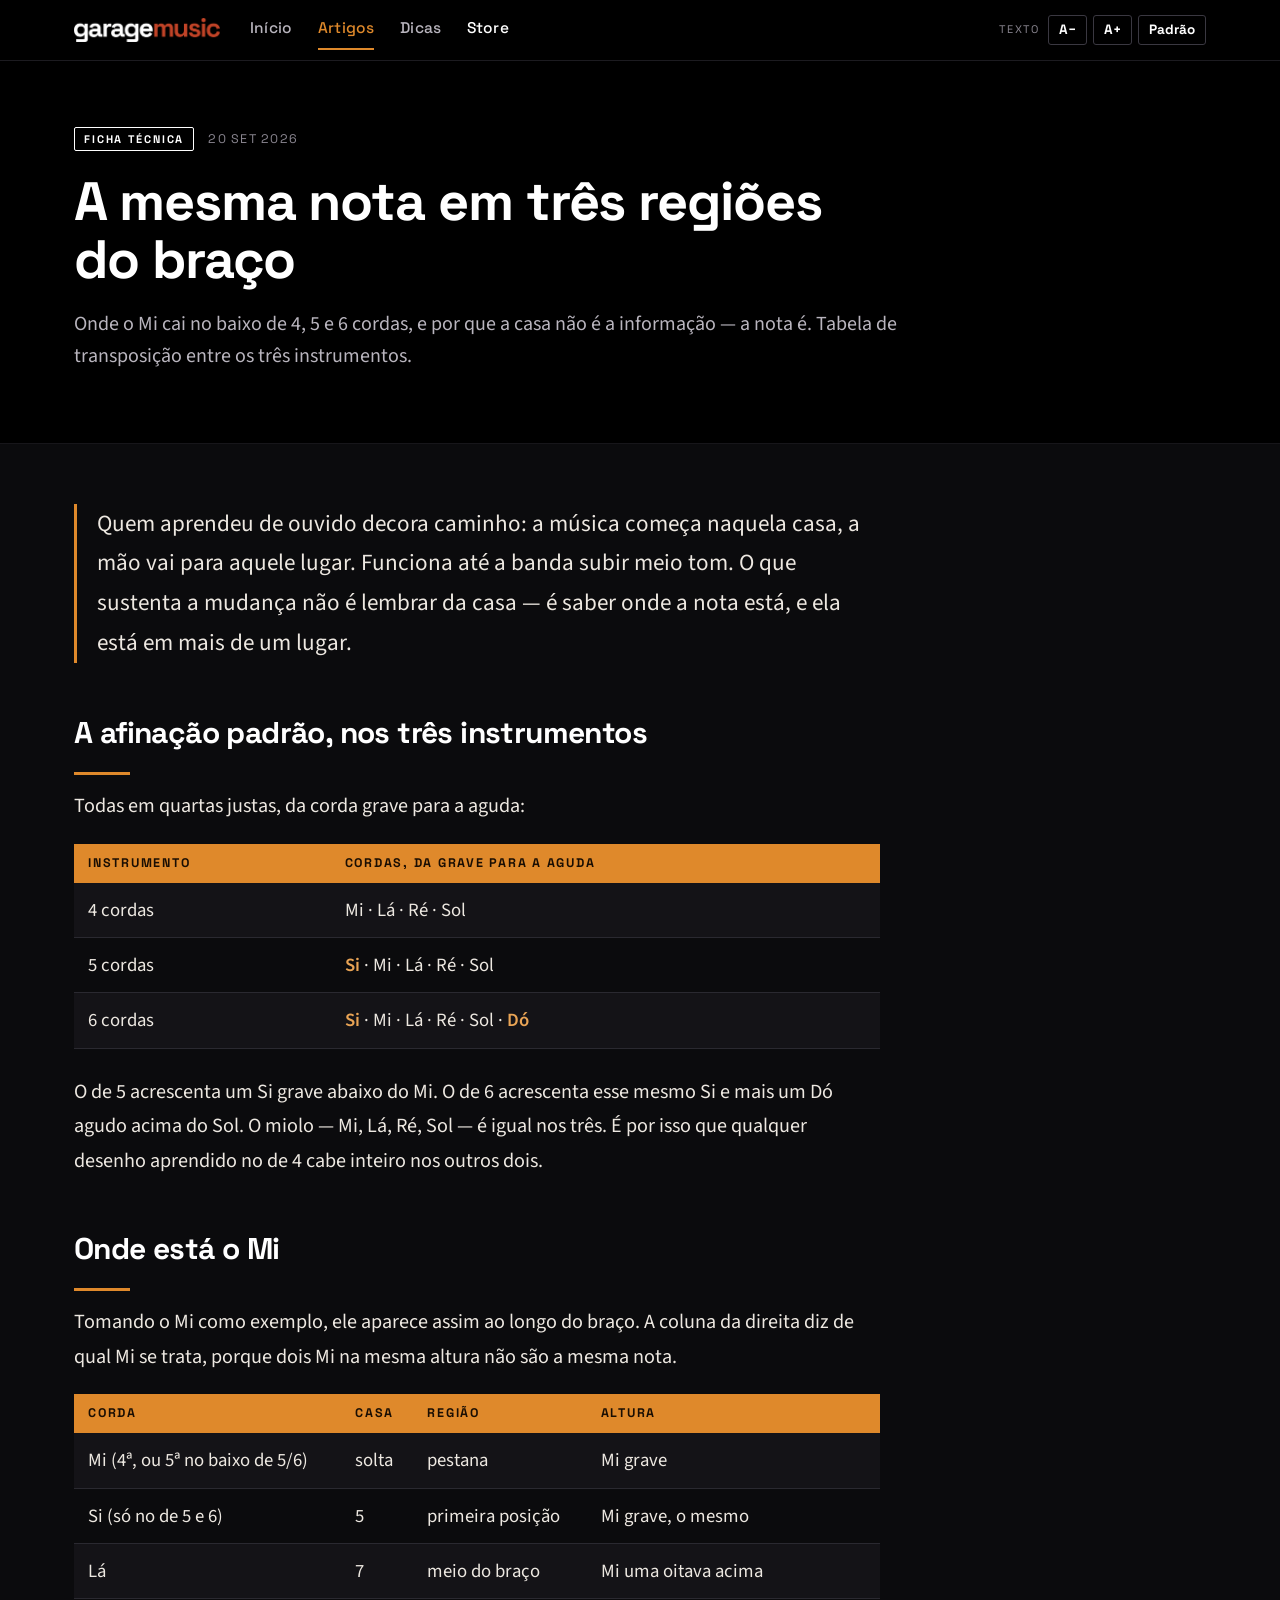
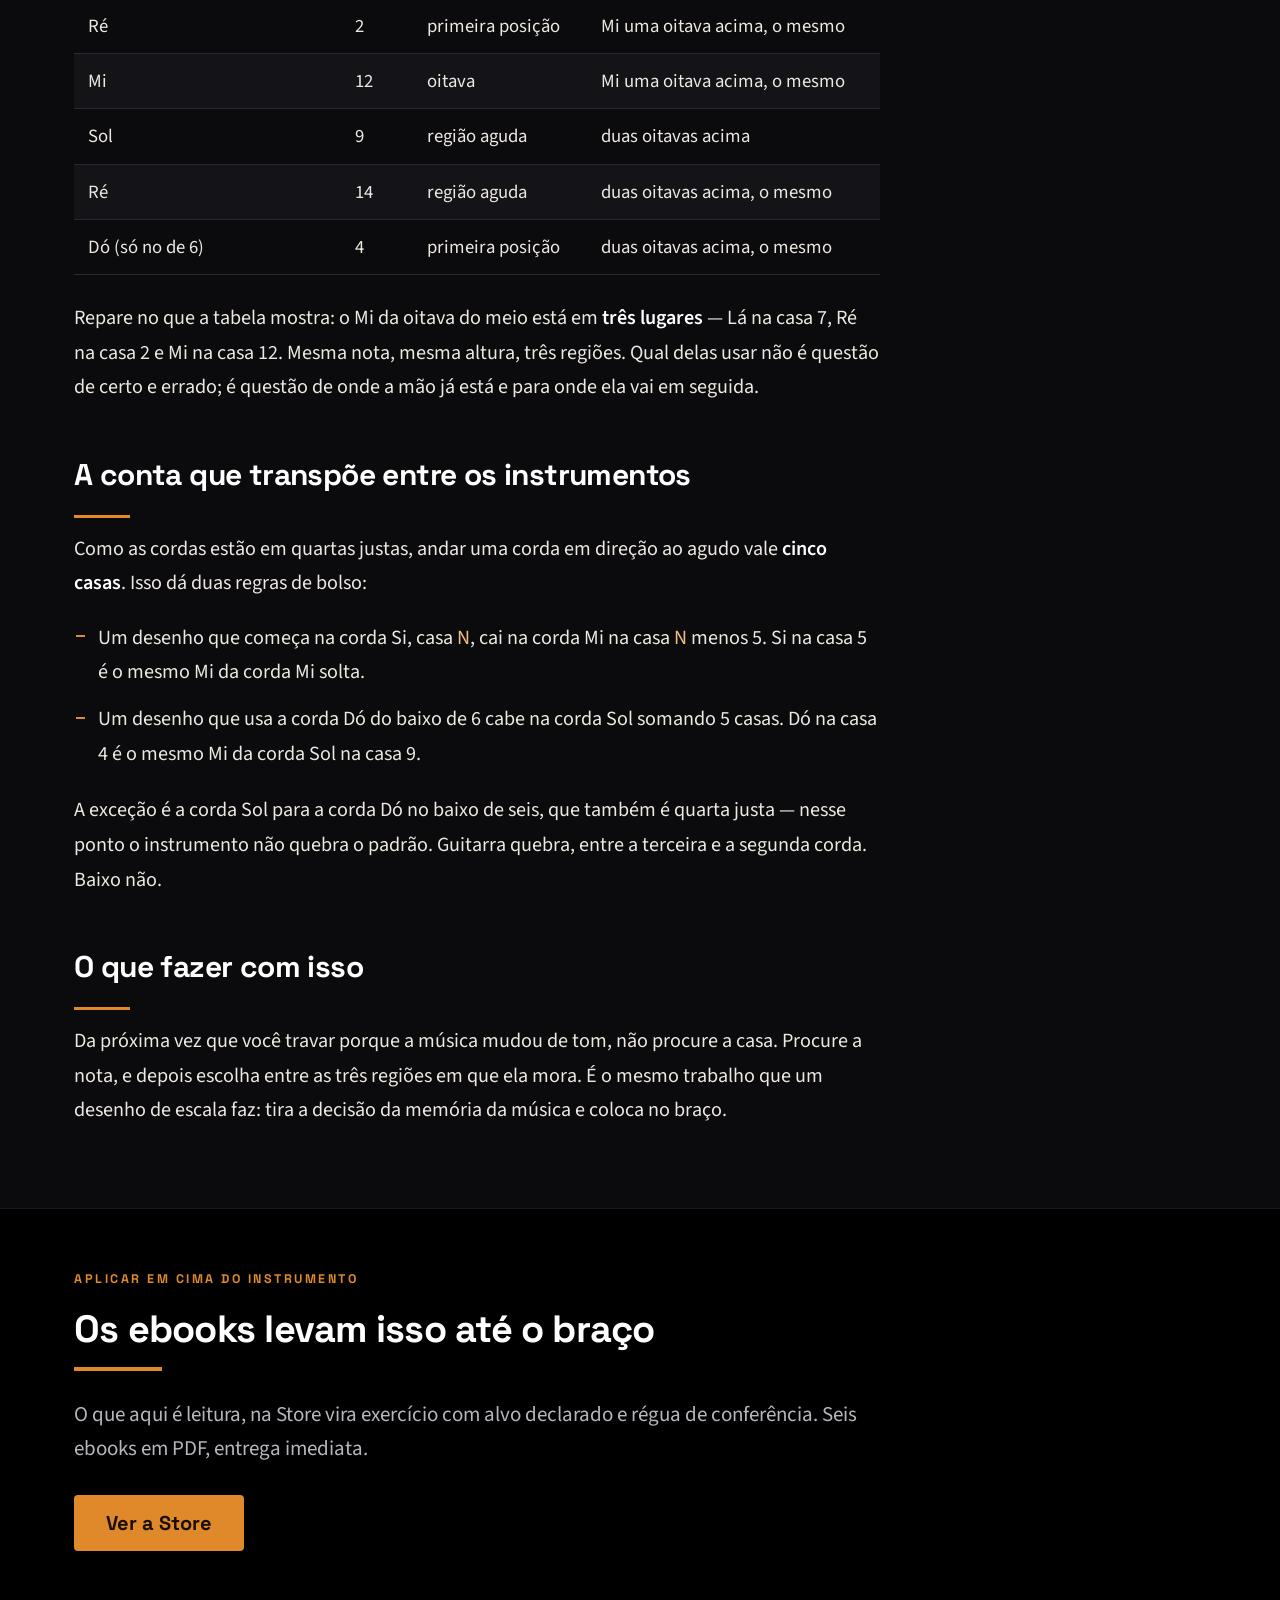
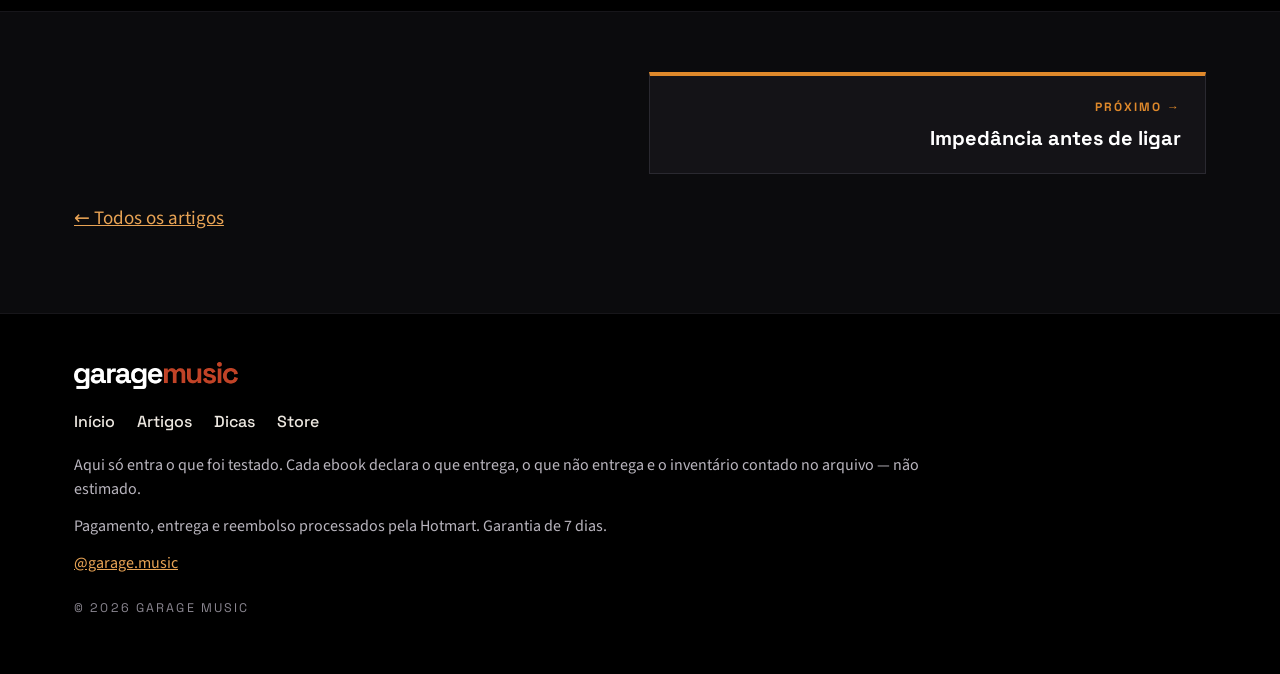
<file: artigos/a-mesma-nota-em-tres-regioes/index.html>
<!DOCTYPE html>
<html lang="pt-BR">
<head>
<meta charset="utf-8">
<meta name="viewport" content="width=device-width, initial-scale=1">
<title>A mesma nota em três regiões do braço — Garage Music</title>
<meta name="description" content="Onde o Mi cai no baixo de 4, 5 e 6 cordas, e por que a casa não é a informação — a nota é. Tabela de transposição entre os três instrumentos.">
<meta property="og:title" content="A mesma nota em três regiões do braço — Garage Music">
<meta property="og:description" content="Onde o Mi cai no baixo de 4, 5 e 6 cordas, e por que a casa não é a informação — a nota é. Tabela de transposição entre os três instrumentos.">
<meta property="og:type" content="website">
<meta property="og:site_name" content="Garage Music">
<meta name="theme-color" content="#0B0B0D">
<link rel="icon" href="../../img/logo-garage-music.png">
<link rel="stylesheet" href="../../assets/fonts.css">
<link rel="stylesheet" href="../../assets/base.css?v=2">
</head>
<body>
<div class="topo"><div class="wrap">
  <a class="marca" href="../../"><img src="../../img/logo-garage-music.png" alt="Garage Music" width="1200" height="197"></a>
  <nav class="nav"><a href="../../">Início</a><a href="../../artigos/" class="on">Artigos</a><a href="../../dicas/">Dicas</a><a href="../../store/" class="venda">Store</a></nav>
  <div class="az">
    <span>Texto</span>
    <button type="button" onclick="ajusta(-1)" aria-label="Diminuir o tamanho do texto">A&minus;</button>
    <button type="button" onclick="ajusta(1)" aria-label="Aumentar o tamanho do texto">A+</button>
    <button type="button" onclick="reset()" aria-label="Voltar ao tamanho padrão">Padrão</button>
  </div>
</div></div>
<header class="capa-vit capa-art">
  <div class="wrap">
    <p class="art-meta"><span class="etq etq-ficha">Ficha técnica</span>
      <span class="lt-data">20 set 2026</span></p>
    <h1>A mesma nota em três regiões do braço</h1>
    <p class="capa-sub">Onde o Mi cai no baixo de 4, 5 e 6 cordas, e por que a casa não é a informação — a nota é. Tabela de transposição entre os três instrumentos.</p>
  </div>
</header>

<article class="sec"><div class="wrap"><div class="artigo">
<p class="lead">Quem aprendeu de ouvido decora caminho: a música começa naquela casa,
a mão vai para aquele lugar. Funciona até a banda subir meio tom. O que sustenta a
mudança não é lembrar da casa — é saber onde a nota está, e ela está em mais de um lugar.</p>

<h2>A afinação padrão, nos três instrumentos</h2>
<p>Todas em quartas justas, da corda grave para a aguda:</p>
<table>
<thead><tr><th>Instrumento</th><th>Cordas, da grave para a aguda</th></tr></thead>
<tbody>
<tr><td>4 cordas</td><td>Mi &middot; Lá &middot; Ré &middot; Sol</td></tr>
<tr><td>5 cordas</td><td><b>Si</b> &middot; Mi &middot; Lá &middot; Ré &middot; Sol</td></tr>
<tr><td>6 cordas</td><td><b>Si</b> &middot; Mi &middot; Lá &middot; Ré &middot; Sol &middot; <b>Dó</b></td></tr>
</tbody></table>
<p>O de 5 acrescenta um Si grave abaixo do Mi. O de 6 acrescenta esse mesmo Si e mais um
Dó agudo acima do Sol. O miolo — Mi, Lá, Ré, Sol — é igual nos três. É por isso que
qualquer desenho aprendido no de 4 cabe inteiro nos outros dois.</p>

<h2>Onde está o Mi</h2>
<p>Tomando o Mi como exemplo, ele aparece assim ao longo do braço. A coluna da direita
diz de qual Mi se trata, porque dois Mi na mesma altura não são a mesma nota.</p>
<table>
<thead><tr><th>Corda</th><th>Casa</th><th>Região</th><th>Altura</th></tr></thead>
<tbody>
<tr><td>Mi (4ª, ou 5ª no baixo de 5/6)</td><td>solta</td><td>pestana</td><td>Mi grave</td></tr>
<tr><td>Si (só no de 5 e 6)</td><td>5</td><td>primeira posição</td><td>Mi grave, o mesmo</td></tr>
<tr><td>Lá</td><td>7</td><td>meio do braço</td><td>Mi uma oitava acima</td></tr>
<tr><td>Ré</td><td>2</td><td>primeira posição</td><td>Mi uma oitava acima, o mesmo</td></tr>
<tr><td>Mi</td><td>12</td><td>oitava</td><td>Mi uma oitava acima, o mesmo</td></tr>
<tr><td>Sol</td><td>9</td><td>região aguda</td><td>duas oitavas acima</td></tr>
<tr><td>Ré</td><td>14</td><td>região aguda</td><td>duas oitavas acima, o mesmo</td></tr>
<tr><td>Dó (só no de 6)</td><td>4</td><td>primeira posição</td><td>duas oitavas acima, o mesmo</td></tr>
</tbody></table>
<p>Repare no que a tabela mostra: o Mi da oitava do meio está em <b>três lugares</b> —
Lá na casa 7, Ré na casa 2 e Mi na casa 12. Mesma nota, mesma altura, três regiões.
Qual delas usar não é questão de certo e errado; é questão de onde a mão já está e
para onde ela vai em seguida.</p>

<h2>A conta que transpõe entre os instrumentos</h2>
<p>Como as cordas estão em quartas justas, andar uma corda em direção ao agudo vale
<b>cinco casas</b>. Isso dá duas regras de bolso:</p>
<ul>
<li>Um desenho que começa na corda Si, casa <i>N</i>, cai na corda Mi na casa <i>N</i> menos 5.
Si na casa 5 é o mesmo Mi da corda Mi solta.</li>
<li>Um desenho que usa a corda Dó do baixo de 6 cabe na corda Sol somando 5 casas.
Dó na casa 4 é o mesmo Mi da corda Sol na casa 9.</li>
</ul>
<p>A exceção é a corda Sol para a corda Dó no baixo de seis, que também é quarta justa —
nesse ponto o instrumento não quebra o padrão. Guitarra quebra, entre a terceira e a
segunda corda. Baixo não.</p>

<h2>O que fazer com isso</h2>
<p>Da próxima vez que você travar porque a música mudou de tom, não procure a casa.
Procure a nota, e depois escolha entre as três regiões em que ela mora. É o mesmo trabalho
que um desenho de escala faz: tira a decisão da memória da música e coloca no braço.</p>
</div></div></article>

<section class="sec escura">
  <div class="wrap">
    <p class="sec-num">Aplicar em cima do instrumento</p>
    <h2>Os ebooks levam isso até o braço</h2>
    <div class="regua"></div>
    <p class="lead">O que aqui é leitura, na Store vira exercício com alvo declarado e régua
    de conferência. Seis ebooks em PDF, entrega imediata.</p>
    <div class="hero-acoes" style="margin-top:30px"><a class="btn" href="../../store/">Ver a Store</a></div>
  </div>
</section>

<section class="sec"><div class="wrap"><nav class="vizinhos"><span></span><a class="viz viz-d" href="../impedancia-antes-de-ligar/"><span class="p">Próximo &rarr;</span><span class="t">Impedância antes de ligar</span></a></nav>
<p style="margin-top:30px"><a href="../">&larr; Todos os artigos</a></p>
</div></section>
<footer><div class="wrap">
  <img src="../../img/logo-garage-music.png" alt="Garage Music" width="1200" height="197">
  <nav class="rod-nav">
    <a href="../../">Início</a><a href="../../artigos/">Artigos</a><a href="../../dicas/">Dicas</a><a href="../../store/">Store</a>
  </nav>
  <p class="rod">Aqui só entra o que foi testado. Cada ebook declara o que entrega, o que não entrega
  e o inventário contado no arquivo — não estimado.</p>
  <p class="rod">Pagamento, entrega e reembolso processados pela Hotmart. Garantia de 7 dias.</p>
  <p class="rod"><a href="https://instagram.com/garage.music" rel="noopener">@garage.music</a></p>
  <p class="end">© 2026 Garage Music</p>
</div></footer>
<script src="../../assets/checkouts.js"></script>
<script src="../../assets/site.js"></script>
</body></html>
</file>
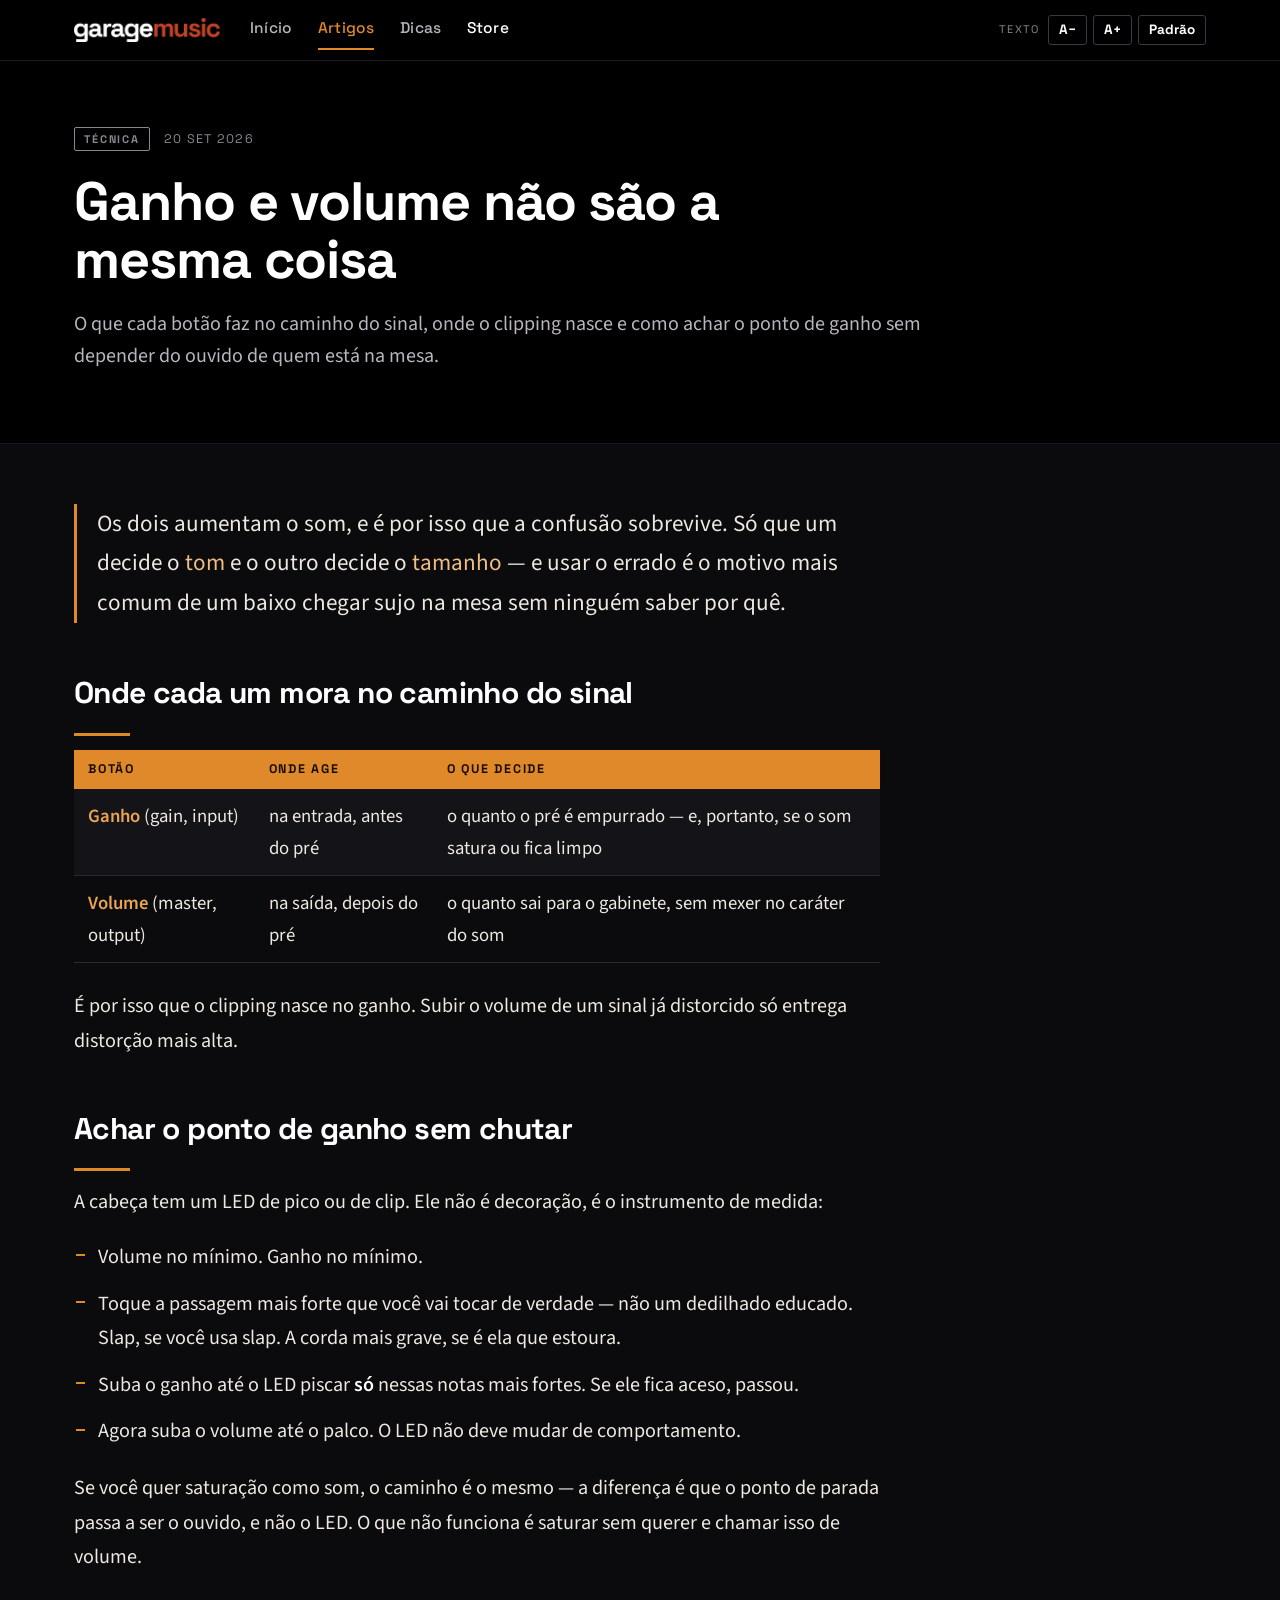
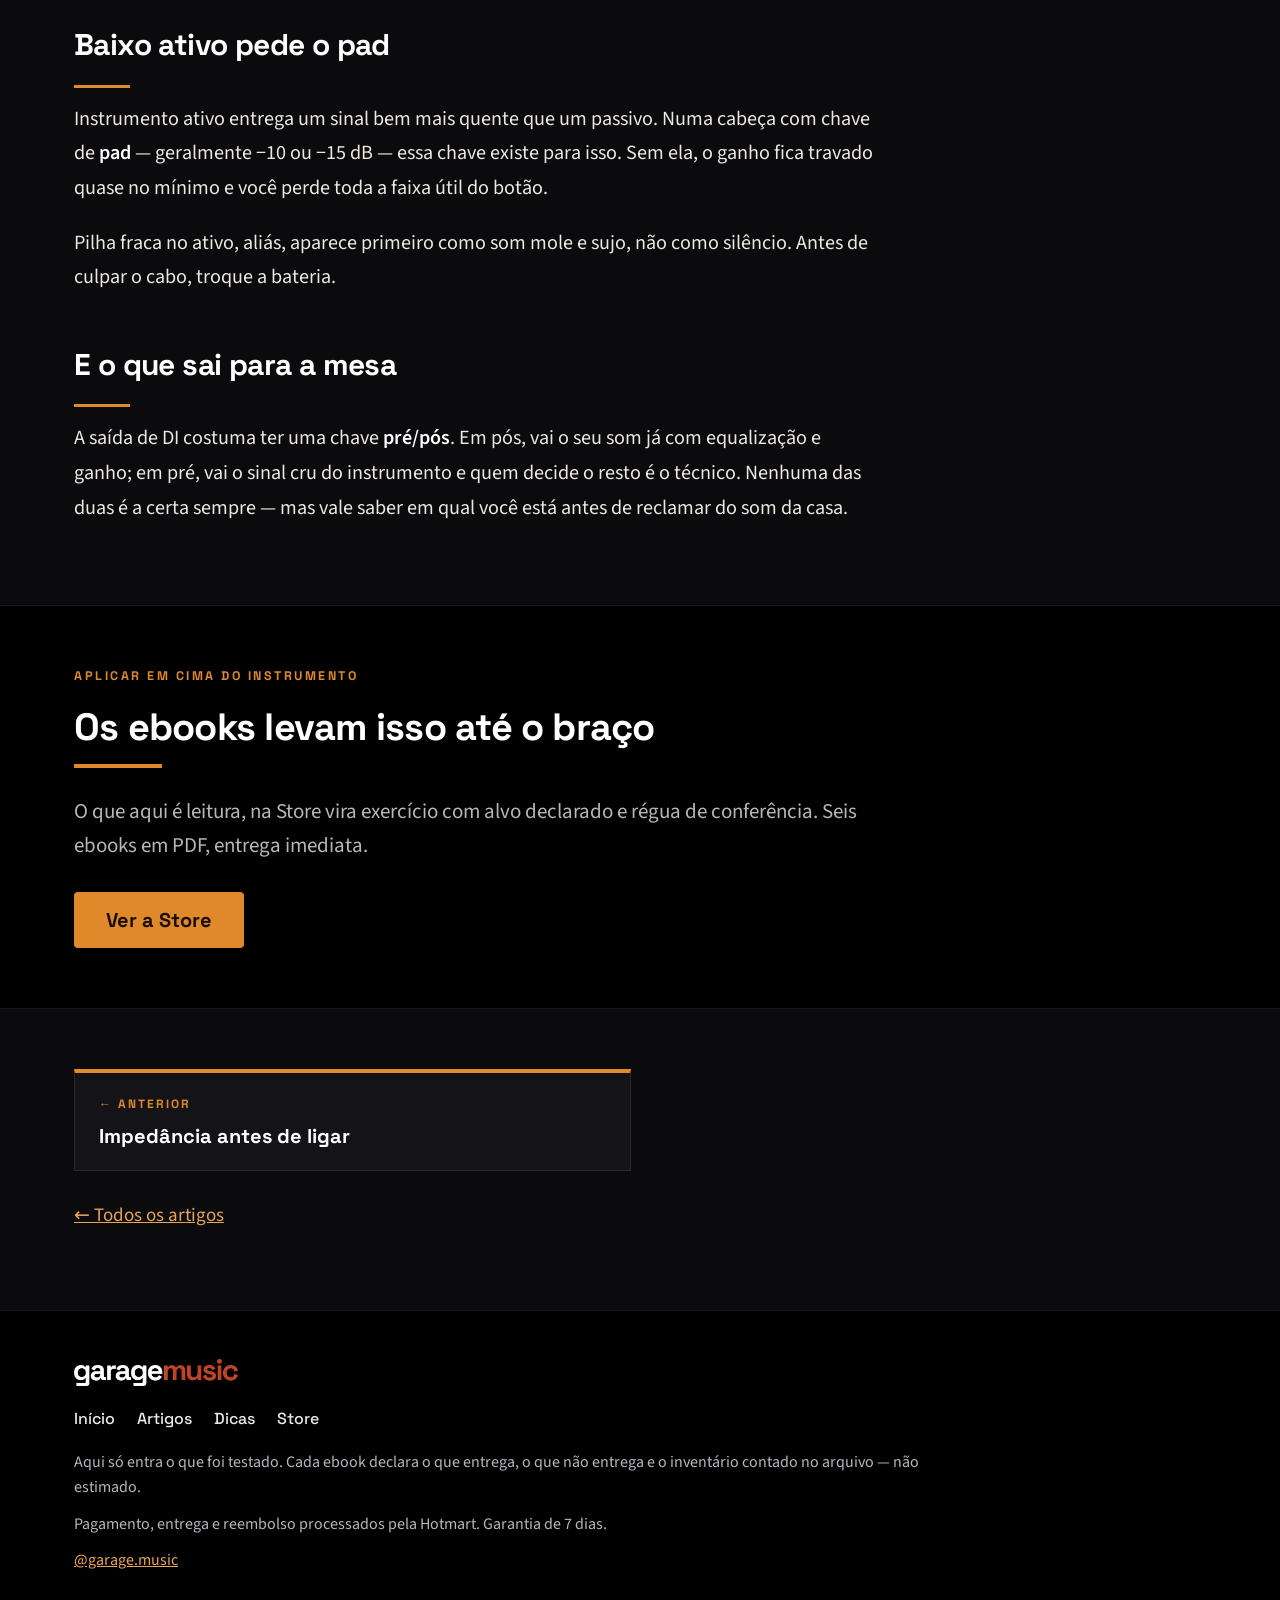
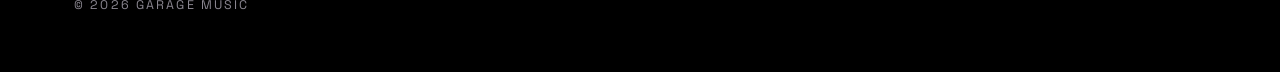
<file: artigos/ganho-e-volume/index.html>
<!DOCTYPE html>
<html lang="pt-BR">
<head>
<meta charset="utf-8">
<meta name="viewport" content="width=device-width, initial-scale=1">
<title>Ganho e volume não são a mesma coisa — Garage Music</title>
<meta name="description" content="O que cada botão faz no caminho do sinal, onde o clipping nasce e como achar o ponto de ganho sem depender do ouvido de quem está na mesa.">
<meta property="og:title" content="Ganho e volume não são a mesma coisa — Garage Music">
<meta property="og:description" content="O que cada botão faz no caminho do sinal, onde o clipping nasce e como achar o ponto de ganho sem depender do ouvido de quem está na mesa.">
<meta property="og:type" content="website">
<meta property="og:site_name" content="Garage Music">
<meta name="theme-color" content="#0B0B0D">
<link rel="icon" href="../../img/logo-garage-music.png">
<link rel="stylesheet" href="../../assets/fonts.css">
<link rel="stylesheet" href="../../assets/base.css?v=2">
</head>
<body>
<div class="topo"><div class="wrap">
  <a class="marca" href="../../"><img src="../../img/logo-garage-music.png" alt="Garage Music" width="1200" height="197"></a>
  <nav class="nav"><a href="../../">Início</a><a href="../../artigos/" class="on">Artigos</a><a href="../../dicas/">Dicas</a><a href="../../store/" class="venda">Store</a></nav>
  <div class="az">
    <span>Texto</span>
    <button type="button" onclick="ajusta(-1)" aria-label="Diminuir o tamanho do texto">A&minus;</button>
    <button type="button" onclick="ajusta(1)" aria-label="Aumentar o tamanho do texto">A+</button>
    <button type="button" onclick="reset()" aria-label="Voltar ao tamanho padrão">Padrão</button>
  </div>
</div></div>
<header class="capa-vit capa-art">
  <div class="wrap">
    <p class="art-meta"><span class="etq etq-tecnica">Técnica</span>
      <span class="lt-data">20 set 2026</span></p>
    <h1>Ganho e volume não são a mesma coisa</h1>
    <p class="capa-sub">O que cada botão faz no caminho do sinal, onde o clipping nasce e como achar o ponto de ganho sem depender do ouvido de quem está na mesa.</p>
  </div>
</header>

<article class="sec"><div class="wrap"><div class="artigo">
<p class="lead">Os dois aumentam o som, e é por isso que a confusão sobrevive. Só que um
decide o <i>tom</i> e o outro decide o <i>tamanho</i> — e usar o errado é o motivo mais comum
de um baixo chegar sujo na mesa sem ninguém saber por quê.</p>

<h2>Onde cada um mora no caminho do sinal</h2>
<table>
<thead><tr><th>Botão</th><th>Onde age</th><th>O que decide</th></tr></thead>
<tbody>
<tr><td><b>Ganho</b> (gain, input)</td><td>na entrada, antes do pré</td>
<td>o quanto o pré é empurrado — e, portanto, se o som satura ou fica limpo</td></tr>
<tr><td><b>Volume</b> (master, output)</td><td>na saída, depois do pré</td>
<td>o quanto sai para o gabinete, sem mexer no caráter do som</td></tr>
</tbody></table>
<p>É por isso que o clipping nasce no ganho. Subir o volume de um sinal já distorcido só
entrega distorção mais alta.</p>

<h2>Achar o ponto de ganho sem chutar</h2>
<p>A cabeça tem um LED de pico ou de clip. Ele não é decoração, é o instrumento de medida:</p>
<ul>
<li>Volume no mínimo. Ganho no mínimo.</li>
<li>Toque a passagem mais forte que você vai tocar de verdade — não um dedilhado educado.
Slap, se você usa slap. A corda mais grave, se é ela que estoura.</li>
<li>Suba o ganho até o LED piscar <b>só</b> nessas notas mais fortes. Se ele fica aceso, passou.</li>
<li>Agora suba o volume até o palco. O LED não deve mudar de comportamento.</li>
</ul>
<p>Se você quer saturação como som, o caminho é o mesmo — a diferença é que o ponto de
parada passa a ser o ouvido, e não o LED. O que não funciona é saturar sem querer e
chamar isso de volume.</p>

<h2>Baixo ativo pede o pad</h2>
<p>Instrumento ativo entrega um sinal bem mais quente que um passivo. Numa cabeça com chave
de <b>pad</b> — geralmente &minus;10 ou &minus;15 dB — essa chave existe para isso. Sem ela,
o ganho fica travado quase no mínimo e você perde toda a faixa útil do botão.</p>
<p>Pilha fraca no ativo, aliás, aparece primeiro como som mole e sujo, não como silêncio.
Antes de culpar o cabo, troque a bateria.</p>

<h2>E o que sai para a mesa</h2>
<p>A saída de DI costuma ter uma chave <b>pré/pós</b>. Em pós, vai o seu som já com equalização
e ganho; em pré, vai o sinal cru do instrumento e quem decide o resto é o técnico. Nenhuma das
duas é a certa sempre — mas vale saber em qual você está antes de reclamar do som da casa.</p>
</div></div></article>

<section class="sec escura">
  <div class="wrap">
    <p class="sec-num">Aplicar em cima do instrumento</p>
    <h2>Os ebooks levam isso até o braço</h2>
    <div class="regua"></div>
    <p class="lead">O que aqui é leitura, na Store vira exercício com alvo declarado e régua
    de conferência. Seis ebooks em PDF, entrega imediata.</p>
    <div class="hero-acoes" style="margin-top:30px"><a class="btn" href="../../store/">Ver a Store</a></div>
  </div>
</section>

<section class="sec"><div class="wrap"><nav class="vizinhos"><a class="viz" href="../impedancia-antes-de-ligar/"><span class="p">&larr; Anterior</span><span class="t">Impedância antes de ligar</span></a></nav>
<p style="margin-top:30px"><a href="../">&larr; Todos os artigos</a></p>
</div></section>
<footer><div class="wrap">
  <img src="../../img/logo-garage-music.png" alt="Garage Music" width="1200" height="197">
  <nav class="rod-nav">
    <a href="../../">Início</a><a href="../../artigos/">Artigos</a><a href="../../dicas/">Dicas</a><a href="../../store/">Store</a>
  </nav>
  <p class="rod">Aqui só entra o que foi testado. Cada ebook declara o que entrega, o que não entrega
  e o inventário contado no arquivo — não estimado.</p>
  <p class="rod">Pagamento, entrega e reembolso processados pela Hotmart. Garantia de 7 dias.</p>
  <p class="rod"><a href="https://instagram.com/garage.music" rel="noopener">@garage.music</a></p>
  <p class="end">© 2026 Garage Music</p>
</div></footer>
<script src="../../assets/checkouts.js"></script>
<script src="../../assets/site.js"></script>
</body></html>
</file>
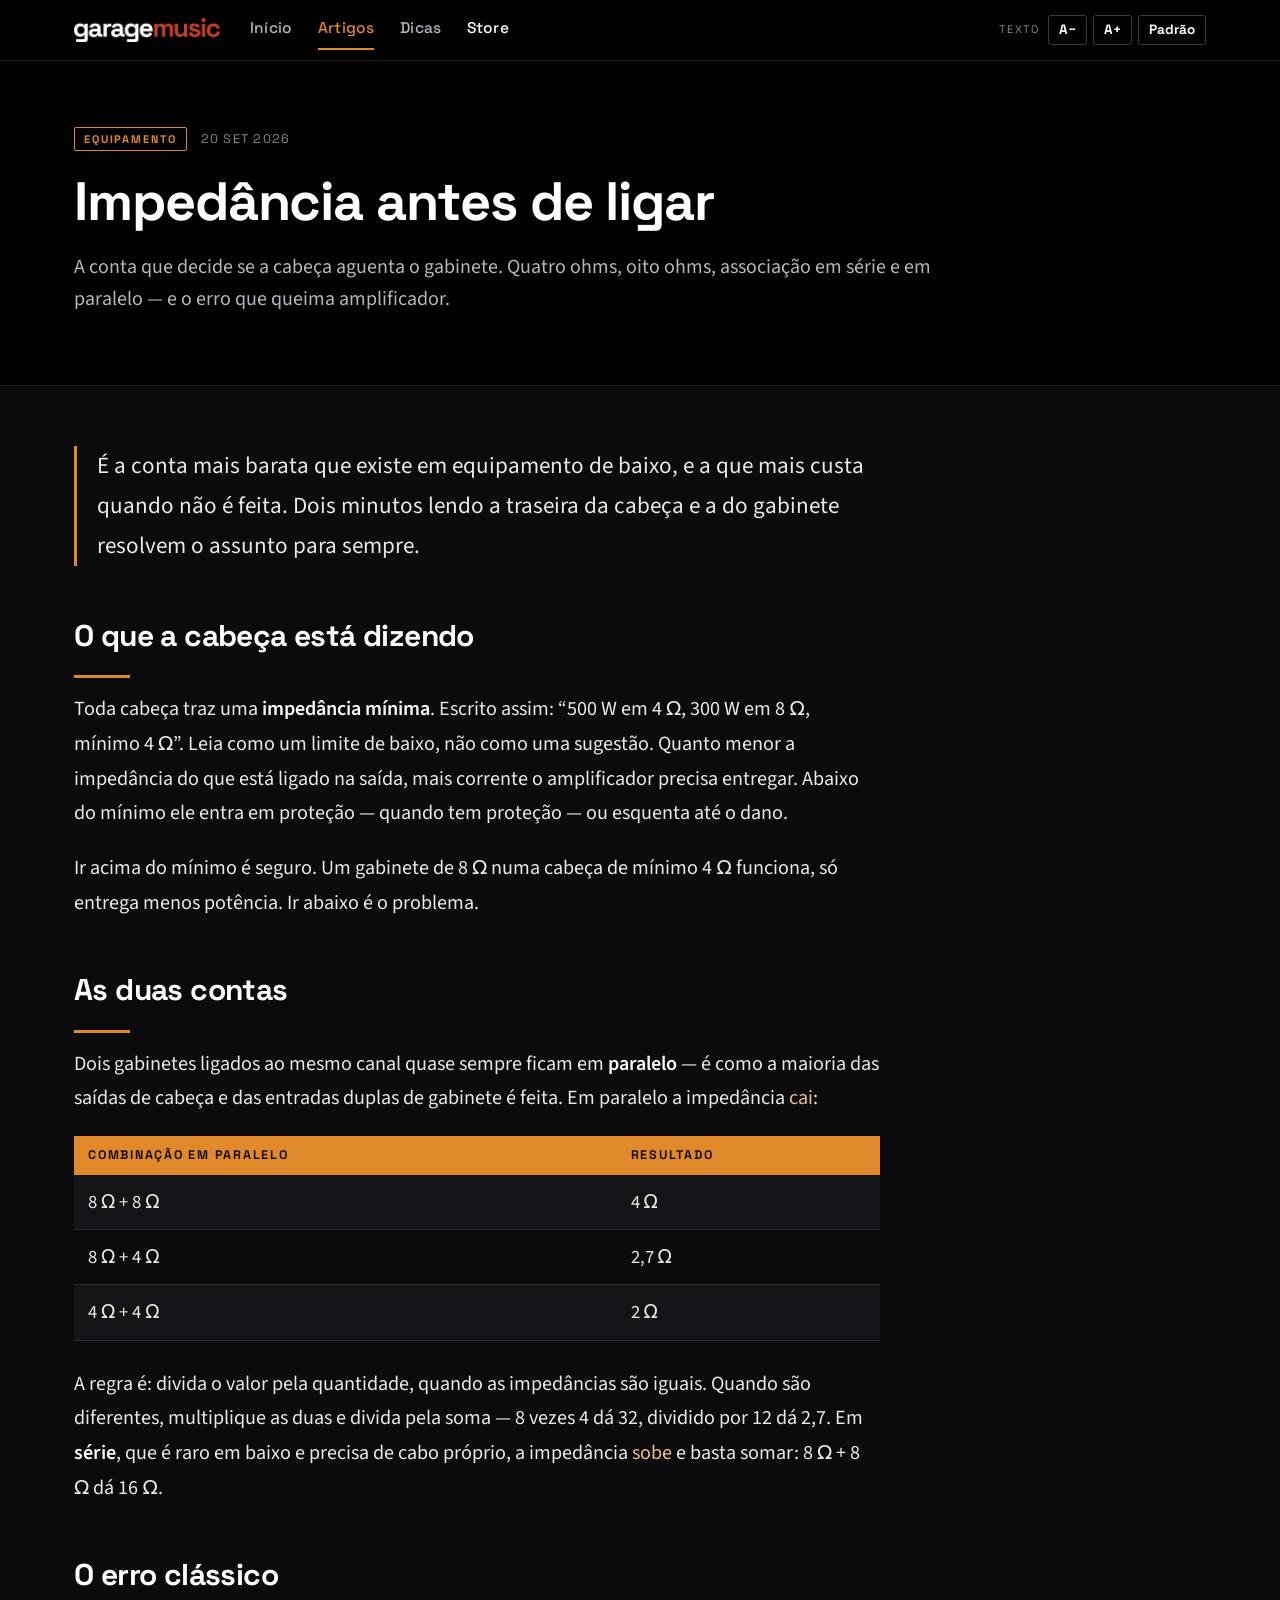
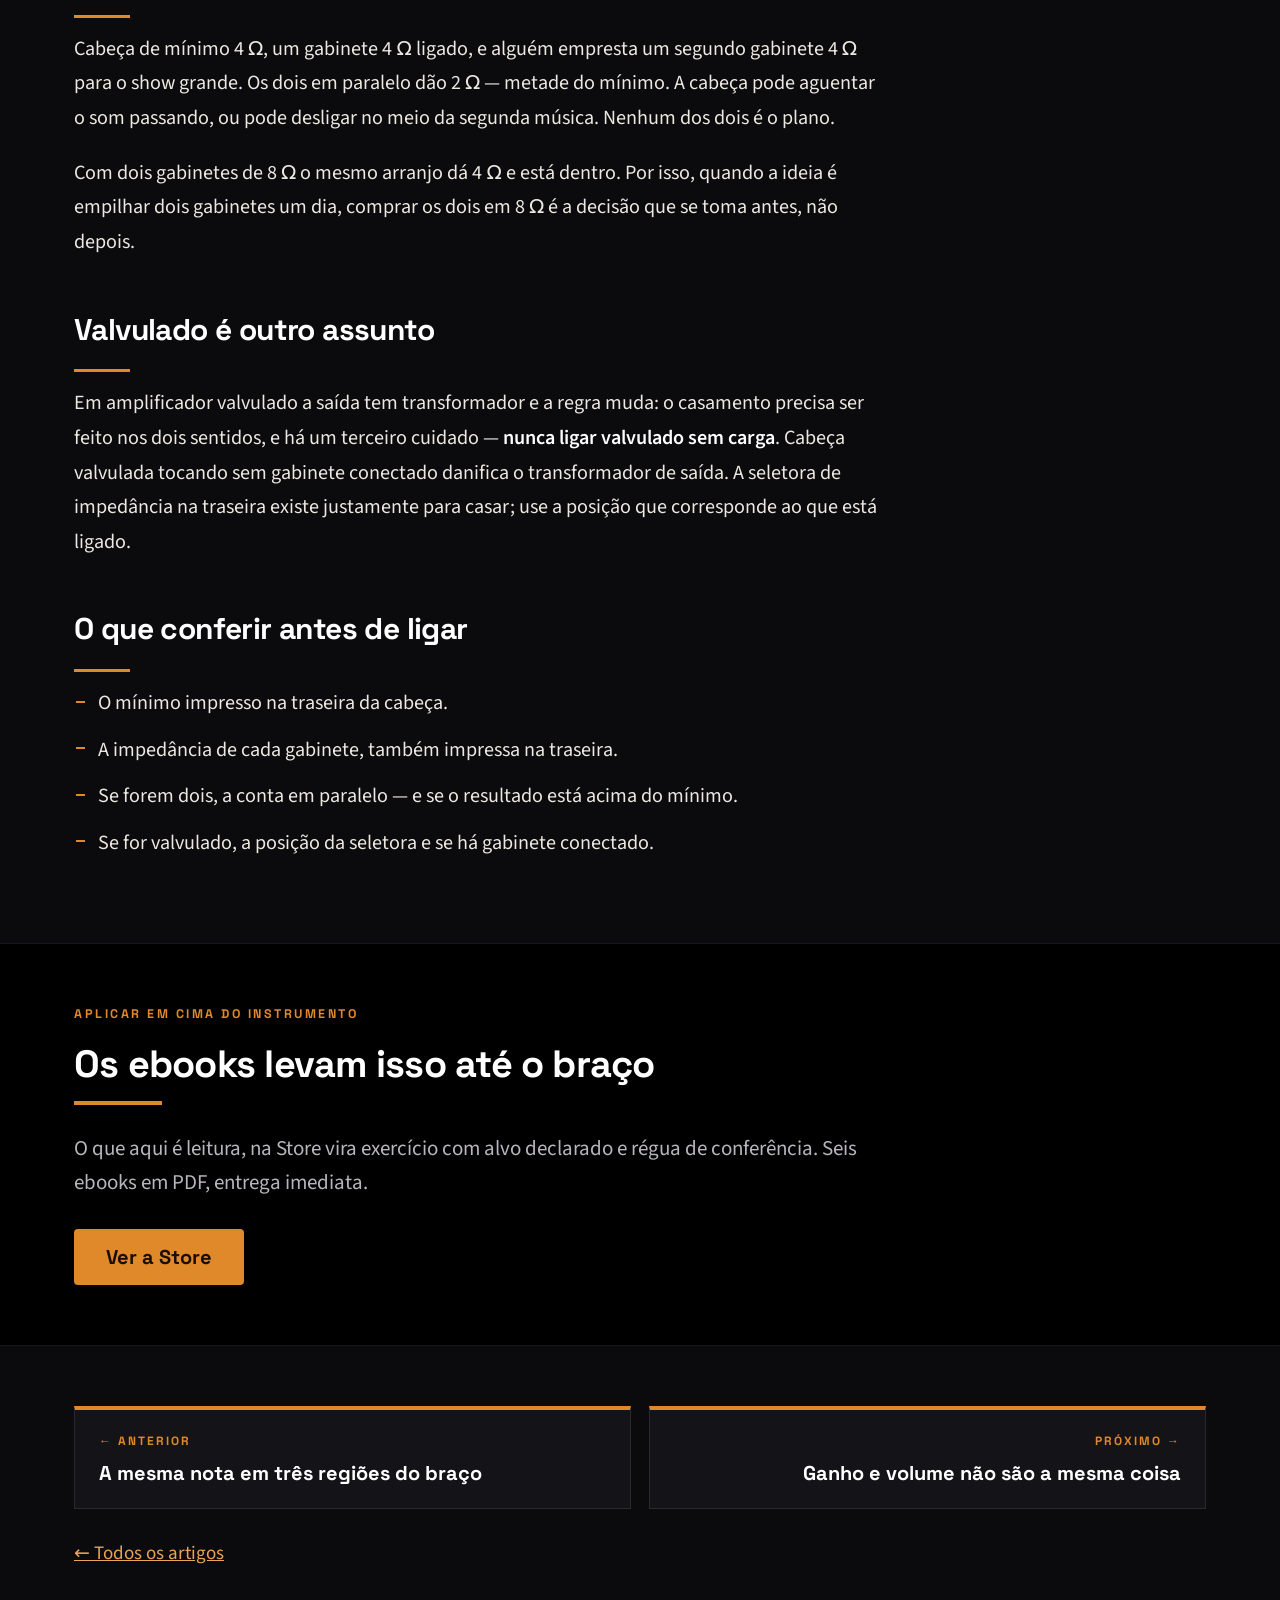
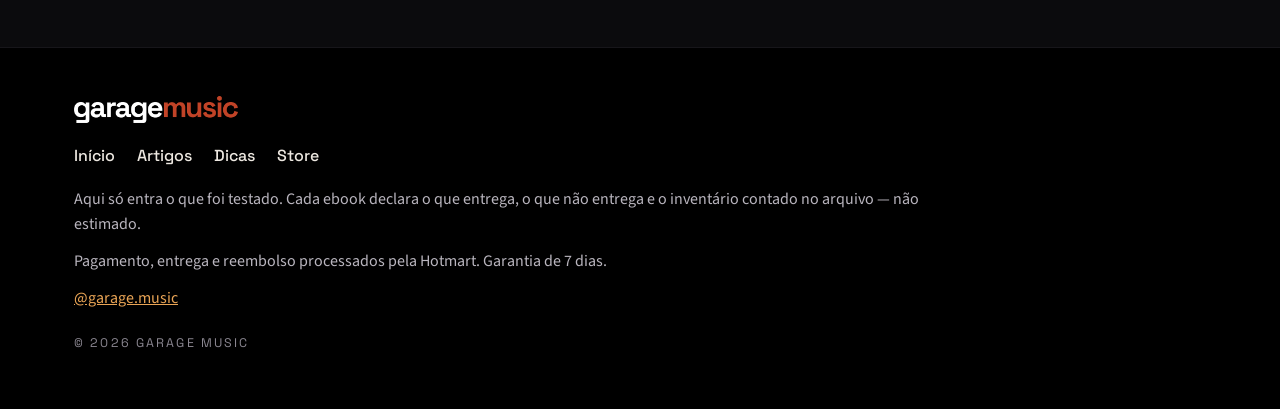
<file: artigos/impedancia-antes-de-ligar/index.html>
<!DOCTYPE html>
<html lang="pt-BR">
<head>
<meta charset="utf-8">
<meta name="viewport" content="width=device-width, initial-scale=1">
<title>Impedância antes de ligar — Garage Music</title>
<meta name="description" content="A conta que decide se a cabeça aguenta o gabinete. Quatro ohms, oito ohms, associação em série e em paralelo — e o erro que queima amplificador.">
<meta property="og:title" content="Impedância antes de ligar — Garage Music">
<meta property="og:description" content="A conta que decide se a cabeça aguenta o gabinete. Quatro ohms, oito ohms, associação em série e em paralelo — e o erro que queima amplificador.">
<meta property="og:type" content="website">
<meta property="og:site_name" content="Garage Music">
<meta name="theme-color" content="#0B0B0D">
<link rel="icon" href="../../img/logo-garage-music.png">
<link rel="stylesheet" href="../../assets/fonts.css">
<link rel="stylesheet" href="../../assets/base.css?v=2">
</head>
<body>
<div class="topo"><div class="wrap">
  <a class="marca" href="../../"><img src="../../img/logo-garage-music.png" alt="Garage Music" width="1200" height="197"></a>
  <nav class="nav"><a href="../../">Início</a><a href="../../artigos/" class="on">Artigos</a><a href="../../dicas/">Dicas</a><a href="../../store/" class="venda">Store</a></nav>
  <div class="az">
    <span>Texto</span>
    <button type="button" onclick="ajusta(-1)" aria-label="Diminuir o tamanho do texto">A&minus;</button>
    <button type="button" onclick="ajusta(1)" aria-label="Aumentar o tamanho do texto">A+</button>
    <button type="button" onclick="reset()" aria-label="Voltar ao tamanho padrão">Padrão</button>
  </div>
</div></div>
<header class="capa-vit capa-art">
  <div class="wrap">
    <p class="art-meta"><span class="etq etq-equipamento">Equipamento</span>
      <span class="lt-data">20 set 2026</span></p>
    <h1>Impedância antes de ligar</h1>
    <p class="capa-sub">A conta que decide se a cabeça aguenta o gabinete. Quatro ohms, oito ohms, associação em série e em paralelo — e o erro que queima amplificador.</p>
  </div>
</header>

<article class="sec"><div class="wrap"><div class="artigo">
<p class="lead">É a conta mais barata que existe em equipamento de baixo, e a que mais
custa quando não é feita. Dois minutos lendo a traseira da cabeça e a do gabinete
resolvem o assunto para sempre.</p>

<h2>O que a cabeça está dizendo</h2>
<p>Toda cabeça traz uma <b>impedância mínima</b>. Escrito assim: “500 W em 4 Ω, 300 W em 8 Ω,
mínimo 4 Ω”. Leia como um limite de baixo, não como uma sugestão. Quanto menor a impedância
do que está ligado na saída, mais corrente o amplificador precisa entregar. Abaixo do mínimo
ele entra em proteção — quando tem proteção — ou esquenta até o dano.</p>
<p>Ir acima do mínimo é seguro. Um gabinete de 8 Ω numa cabeça de mínimo 4 Ω funciona,
só entrega menos potência. Ir abaixo é o problema.</p>

<h2>As duas contas</h2>
<p>Dois gabinetes ligados ao mesmo canal quase sempre ficam em <b>paralelo</b> — é como
a maioria das saídas de cabeça e das entradas duplas de gabinete é feita. Em paralelo a
impedância <i>cai</i>:</p>
<table>
<thead><tr><th>Combinação em paralelo</th><th>Resultado</th></tr></thead>
<tbody>
<tr><td>8 Ω + 8 Ω</td><td>4 Ω</td></tr>
<tr><td>8 Ω + 4 Ω</td><td>2,7 Ω</td></tr>
<tr><td>4 Ω + 4 Ω</td><td>2 Ω</td></tr>
</tbody></table>
<p>A regra é: divida o valor pela quantidade, quando as impedâncias são iguais. Quando são
diferentes, multiplique as duas e divida pela soma — 8 vezes 4 dá 32, dividido por 12 dá 2,7.
Em <b>série</b>, que é raro em baixo e precisa de cabo
próprio, a impedância <i>sobe</i> e basta somar: 8 Ω + 8 Ω dá 16 Ω.</p>

<h2>O erro clássico</h2>
<p>Cabeça de mínimo 4 Ω, um gabinete 4 Ω ligado, e alguém empresta um segundo gabinete 4 Ω
para o show grande. Os dois em paralelo dão 2 Ω — metade do mínimo. A cabeça pode aguentar
o som passando, ou pode desligar no meio da segunda música. Nenhum dos dois é o plano.</p>
<p>Com dois gabinetes de 8 Ω o mesmo arranjo dá 4 Ω e está dentro. Por isso, quando a ideia
é empilhar dois gabinetes um dia, comprar os dois em 8 Ω é a decisão que se toma antes,
não depois.</p>

<h2>Valvulado é outro assunto</h2>
<p>Em amplificador valvulado a saída tem transformador e a regra muda: o casamento precisa
ser feito nos dois sentidos, e há um terceiro cuidado — <b>nunca ligar valvulado sem carga</b>.
Cabeça valvulada tocando sem gabinete conectado danifica o transformador de saída. A seletora
de impedância na traseira existe justamente para casar; use a posição que corresponde ao que
está ligado.</p>

<h2>O que conferir antes de ligar</h2>
<ul>
<li>O mínimo impresso na traseira da cabeça.</li>
<li>A impedância de cada gabinete, também impressa na traseira.</li>
<li>Se forem dois, a conta em paralelo — e se o resultado está acima do mínimo.</li>
<li>Se for valvulado, a posição da seletora e se há gabinete conectado.</li>
</ul>
</div></div></article>

<section class="sec escura">
  <div class="wrap">
    <p class="sec-num">Aplicar em cima do instrumento</p>
    <h2>Os ebooks levam isso até o braço</h2>
    <div class="regua"></div>
    <p class="lead">O que aqui é leitura, na Store vira exercício com alvo declarado e régua
    de conferência. Seis ebooks em PDF, entrega imediata.</p>
    <div class="hero-acoes" style="margin-top:30px"><a class="btn" href="../../store/">Ver a Store</a></div>
  </div>
</section>

<section class="sec"><div class="wrap"><nav class="vizinhos"><a class="viz" href="../a-mesma-nota-em-tres-regioes/"><span class="p">&larr; Anterior</span><span class="t">A mesma nota em três regiões do braço</span></a><a class="viz viz-d" href="../ganho-e-volume/"><span class="p">Próximo &rarr;</span><span class="t">Ganho e volume não são a mesma coisa</span></a></nav>
<p style="margin-top:30px"><a href="../">&larr; Todos os artigos</a></p>
</div></section>
<footer><div class="wrap">
  <img src="../../img/logo-garage-music.png" alt="Garage Music" width="1200" height="197">
  <nav class="rod-nav">
    <a href="../../">Início</a><a href="../../artigos/">Artigos</a><a href="../../dicas/">Dicas</a><a href="../../store/">Store</a>
  </nav>
  <p class="rod">Aqui só entra o que foi testado. Cada ebook declara o que entrega, o que não entrega
  e o inventário contado no arquivo — não estimado.</p>
  <p class="rod">Pagamento, entrega e reembolso processados pela Hotmart. Garantia de 7 dias.</p>
  <p class="rod"><a href="https://instagram.com/garage.music" rel="noopener">@garage.music</a></p>
  <p class="end">© 2026 Garage Music</p>
</div></footer>
<script src="../../assets/checkouts.js"></script>
<script src="../../assets/site.js"></script>
</body></html>
</file>
<file: assets/fonts.css>
/* Garage Music — tipografia v4 embutida (Space Grotesk 300/400/500/700,
   Source Sans 3 300/400/600/700). OFL-1.1. Sem dependencia externa. */
@font-face{font-family:'Space Grotesk';font-weight:300;font-style:normal;font-display:swap;src:url([data-uri]) format('woff2');}
@font-face{font-family:'Space Grotesk';font-weight:400;font-style:normal;font-display:swap;src:url([data-uri]) format('woff2');}
@font-face{font-family:'Space Grotesk';font-weight:500;font-style:normal;font-display:swap;src:url([data-uri]) format('woff2');}
@font-face{font-family:'Space Grotesk';font-weight:700;font-style:normal;font-display:swap;src:url([data-uri]) format('woff2');}
@font-face{font-family:'Source Sans 3';font-weight:300;font-style:normal;font-display:swap;src:url([data-uri]) format('woff2');}
@font-face{font-family:'Source Sans 3';font-weight:400;font-style:normal;font-display:swap;src:url([data-uri]) format('woff2');}
@font-face{font-family:'Source Sans 3';font-weight:600;font-style:normal;font-display:swap;src:url([data-uri]) format('woff2');}
@font-face{font-family:'Source Sans 3';font-weight:700;font-style:normal;font-display:swap;src:url([data-uri]) format('woff2');}
</file>
<file: assets/base.css>
/* ============================================================
   GARAGE MUSIC — chassi do site
   Identidade Brand Book v4: marca tipografica (Space Grotesk),
   corpo em Source Sans 3, fundo preto em tudo, ambar como acento.
   Um arquivo para todas as paginas.
   ============================================================ */

:root{
  /* --- superficies (v4: fundo preto em tudo) --- */
  --preto:#000;
  --tinta:#0B0B0D;      /* fundo da pagina */
  --tinta2:#141317;     /* caixa / card */
  --tinta3:#1C1B20;     /* caixa elevada */
  --borda:#2A2930;
  --borda2:#3A3841;

  /* --- texto --- */
  --osso:#EDE8E1;       /* corpo */
  --branco:#FFF;
  --c2:#B9B5BE;         /* secundario, escuro de verdade nao: claro o suficiente */
  --aco:#8A8690;        /* terciario / etiqueta ESTUDO e TECNICA */

  /* --- ambar Rust Brasa (v4, secao 05) --- */
  --ambar:#DF892B;
  --ambar2:#E9A455;
  --ambar3:#F0BE83;
  --ambar-d:#B96C18;
  --ambar-cx:rgba(223,137,43,.13);

  /* --- acao --- */
  --acao:#DF892B;
  --acao-h:#E9A455;

  --base:19px;
  --max:1180px;
}

*{box-sizing:border-box}
html{scroll-behavior:smooth;-webkit-text-size-adjust:100%}
body{
  margin:0;background:var(--tinta);color:var(--osso);
  font-family:"Source Sans 3",system-ui,-apple-system,Segoe UI,Helvetica,Arial,sans-serif;
  font-size:var(--base);font-weight:400;line-height:1.62;
  -webkit-font-smoothing:antialiased;
}
img{max-width:100%;height:auto;display:block}
h1,h2,h3,h4{font-family:"Space Grotesk",Helvetica,Arial,sans-serif;letter-spacing:-.02em;margin:0}
p{margin:0 0 18px}
a{color:var(--ambar2)}
a:hover{color:var(--ambar3)}
.wrap{max-width:var(--max);margin:0 auto;padding:0 24px}
.sg{font-family:"Space Grotesk",Helvetica,Arial,sans-serif}

/* ---------- barra de topo ---------- */
.topo{position:sticky;top:0;z-index:40;background:var(--preto);
  border-bottom:1px solid #1C1B20}
.topo .wrap{display:flex;align-items:center;gap:22px;min-height:60px;flex-wrap:wrap}
.marca{display:flex;align-items:center;text-decoration:none;flex:0 0 auto}
.marca img{height:24px;width:auto}
.nav{display:flex;gap:26px;align-items:center;margin-left:8px;flex:1 1 auto}
.nav a{font-family:"Space Grotesk",sans-serif;font-weight:500;font-size:15.5px;
  color:var(--c2);text-decoration:none;letter-spacing:.01em;padding:6px 0;
  border-bottom:2px solid transparent}
.nav a:hover{color:var(--branco)}
.nav a.on{color:var(--ambar);border-bottom-color:var(--ambar)}
.nav a.venda{color:var(--branco)}
.nav a.venda.on{color:var(--ambar)}
.az{display:flex;gap:6px;align-items:center;flex:0 0 auto}
.az span{font-family:"Space Grotesk",sans-serif;font-size:11px;letter-spacing:.16em;
  color:var(--aco);text-transform:uppercase;margin-right:2px}
.az button{font-family:"Space Grotesk",sans-serif;font-size:13.5px;font-weight:600;line-height:1;
  padding:7px 10px;border:1px solid var(--borda2);background:transparent;color:var(--branco);
  border-radius:3px;cursor:pointer}
.az button:hover{border-color:var(--ambar);color:var(--ambar)}
.az button:focus-visible{outline:2px solid var(--ambar);outline-offset:2px}
.topoCta{display:none;align-items:center;gap:14px;flex:0 0 auto}
.topoCta.on{display:flex}
.topoCta .p{font-family:"Space Grotesk",sans-serif;font-weight:700;font-size:21px;color:var(--branco);line-height:1}
.topoCta .btn{font-size:16px;padding:11px 20px;min-height:44px}
@media(max-width:860px){
  .az{display:none}
  .nav{gap:18px;order:3;flex-basis:100%;margin:0 0 10px;overflow-x:auto}
  .topo .wrap{min-height:52px;padding-top:10px}
}

/* ---------- botao ---------- */
.btn{display:inline-block;background:var(--acao);color:#1A0E03;text-decoration:none;
  font-family:"Space Grotesk",sans-serif;font-weight:700;font-size:20px;
  padding:17px 32px;border-radius:4px;border:0;cursor:pointer;min-height:56px;line-height:1.1;
  transition:background .16s,transform .16s}
.btn:hover{background:var(--acao-h);color:#1A0E03;transform:translateY(-1px)}
.btn:focus-visible{outline:3px solid var(--ambar3);outline-offset:3px}
.btn-s{font-size:16px;padding:12px 20px;min-height:46px}
.btn-l{background:transparent;color:var(--ambar2);border:1px solid var(--borda2)}
.btn-l:hover{background:var(--ambar-cx);color:var(--ambar2);border-color:var(--ambar)}
.btn[aria-disabled="true"]{background:var(--borda);color:var(--aco);pointer-events:none}

/* ---------- kickers e reguas ---------- */
.kicker{font-family:"Space Grotesk",sans-serif;font-size:12.5px;letter-spacing:.2em;
  text-transform:uppercase;color:var(--ambar);font-weight:600;margin:0 0 18px}
.sec-num{font-family:"Space Grotesk",sans-serif;font-size:12.5px;letter-spacing:.2em;
  text-transform:uppercase;color:var(--ambar);font-weight:600;margin:0 0 10px}
.regua{height:4px;width:88px;background:var(--ambar);margin:0 0 26px}
.lead{font-size:21px;color:var(--c2);max-width:40em}
.nota{font-family:"Space Grotesk",sans-serif;font-size:13.5px;letter-spacing:.04em;color:var(--aco)}

/* ---------- secoes ---------- */
.sec{padding:60px 0}
.sec.escura{background:var(--preto);border-top:1px solid #17161A;border-bottom:1px solid #17161A}
h1{font-size:clamp(32px,4.6vw,54px);line-height:1.06;font-weight:700;margin:0 0 20px;color:var(--branco)}
h2{font-size:clamp(26px,3.1vw,38px);font-weight:700;margin:0 0 6px;color:var(--branco)}
h3{font-size:24px;font-weight:700;line-height:1.16;color:var(--branco)}

/* ---------- HOME: hero ---------- */
.hero{position:relative;overflow:hidden;background:var(--preto);
  padding:96px 0 104px;border-bottom:1px solid #17161A}
.hero-bg{position:absolute;inset:0;z-index:0}
.hero-bg img{width:100%;height:100%;object-fit:cover;opacity:.18;filter:grayscale(1) contrast(1.12)}
.hero-bg::after{content:'';position:absolute;inset:0;
  background:radial-gradient(ellipse at 74% 16%,rgba(223,137,43,.20),transparent 54%),
             radial-gradient(ellipse at 18% 92%,rgba(223,137,43,.08),transparent 46%),
             linear-gradient(180deg,rgba(0,0,0,.55),rgba(0,0,0,.74) 58%,var(--tinta))}
.hero .wrap{position:relative;z-index:2}
.hero-wm{line-height:.84;margin:0 0 30px}
.hero-wm .g{display:block;font-family:"Space Grotesk",sans-serif;font-weight:700;
  font-size:clamp(52px,10vw,112px);letter-spacing:-.055em;color:var(--branco)}
.hero-wm .m{display:block;font-family:"Space Grotesk",sans-serif;font-weight:400;
  font-size:clamp(22px,4.2vw,46px);letter-spacing:.34em;color:var(--ambar);margin-top:4px;padding-left:.34em}
.hero .frase{font-family:"Space Grotesk",sans-serif;font-weight:300;
  font-size:clamp(19px,2.5vw,27px);color:var(--osso);max-width:22ch;line-height:1.34;margin:0 0 34px}
.hero .frase b{font-weight:700;color:var(--branco)}
.hero .frase em{font-style:normal;color:var(--ambar2)}
.hero-acoes{display:flex;gap:14px;flex-wrap:wrap;align-items:center}

/* ---------- HOME: tres portas ---------- */
.portas{display:grid;grid-template-columns:repeat(3,1fr);gap:18px;margin:6px 0 0}
.porta{display:block;text-decoration:none;color:inherit;background:var(--tinta2);
  border:1px solid var(--borda);border-left:4px solid var(--ambar);padding:28px 26px;
  transition:background .16s,border-color .16s,transform .16s}
.porta:hover{background:var(--tinta3);border-left-color:var(--ambar2);transform:translateY(-2px);color:inherit}
.porta .p{font-family:"Space Grotesk",sans-serif;font-size:12px;letter-spacing:.18em;
  text-transform:uppercase;color:var(--ambar);font-weight:600;margin-bottom:12px}
.porta .t{font-family:"Space Grotesk",sans-serif;font-size:25px;font-weight:700;
  line-height:1.2;letter-spacing:-.018em;color:var(--branco);display:block;margin-bottom:10px}
.porta .d{font-size:17px;color:var(--c2);line-height:1.5;margin:0}
.porta .mais{display:inline-block;margin-top:16px;font-family:"Space Grotesk",sans-serif;
  font-size:15px;font-weight:600;color:var(--ambar2)}
@media(max-width:820px){.portas{grid-template-columns:1fr}}

/* ---------- capa de vitrine (store, artigos, dicas) ---------- */
.capa-vit{background:var(--preto);color:var(--branco);padding:66px 0 70px;
  border-bottom:1px solid #17161A}
.capa-vit h1{max-width:17em;margin-bottom:20px}
.capa-vit .capa-sub{color:var(--c2);font-size:20px;max-width:44em;margin:0}

/* ---------- etiquetas (sistema obrigatorio do Brand Book v4) ---------- */
.etq{display:inline-block;font-family:"Space Grotesk",sans-serif;font-size:11px;font-weight:600;
  letter-spacing:.17em;text-transform:uppercase;padding:4px 9px;border-radius:2px;
  border:1px solid currentColor;line-height:1.3}
.etq-estudo,.etq-tecnica{color:var(--aco)}
.etq-equipamento,.etq-historia,.etq-oficina,.etq-usado{color:var(--ambar)}
.etq-ficha{color:var(--branco)}

/* ---------- grade de cards (produtos e textos) ---------- */
.grade{display:grid;grid-template-columns:repeat(auto-fill,minmax(266px,1fr));gap:26px;margin-top:8px}
.card{background:var(--tinta2);border:1px solid var(--borda);border-top:5px solid var(--ambar);
  display:flex;flex-direction:column;transition:border-color .16s,transform .16s}
.card:hover{border-color:var(--borda2);border-top-color:var(--ambar2);transform:translateY(-2px)}
.card>img{border-bottom:1px solid var(--borda);background:var(--preto)}
.card-corpo{padding:22px;display:flex;flex-direction:column;flex:1}
.card-inv{font-family:"Space Grotesk",sans-serif;font-size:12px;letter-spacing:.11em;
  text-transform:uppercase;color:var(--ambar);font-weight:600;margin:0 0 10px;line-height:1.5}
.card h3{font-size:24px;font-weight:700;margin:0 0 8px}
.card-sub{font-size:16.5px;color:var(--c2);line-height:1.52;margin:0 0 20px}
.card-pe{margin-top:auto;display:flex;align-items:center;justify-content:space-between;
  gap:12px;flex-wrap:wrap}
.card-preco{font-family:"Space Grotesk",sans-serif;font-size:26px;font-weight:700;
  color:var(--branco);line-height:1}

/* ---------- pack / colecao ---------- */
.pack{background:var(--ambar-cx);border:1px solid var(--borda);border-left:6px solid var(--ambar);
  padding:30px 32px;display:grid;grid-template-columns:1.25fr .75fr;gap:34px;align-items:center}
.pack h3{font-size:29px;font-weight:700;margin:0 0 8px}
.pack .card-sub{margin-bottom:20px;max-width:42em}
.pack .card-pe{flex-direction:column;align-items:flex-start;gap:16px}
.pack-capas{display:grid;grid-template-columns:repeat(3,1fr);gap:10px}
.pack-capas img{width:100%;border:1px solid var(--borda2)}
@media(max-width:820px){.pack{grid-template-columns:1fr;padding:26px 22px}}

/* ---------- lista editorial (artigos / dicas) ---------- */
.linha-txt{display:grid;grid-template-columns:132px 1fr auto;gap:26px;align-items:start;
  padding:26px 0;border-bottom:1px solid var(--borda);text-decoration:none;color:inherit}
.linha-txt:hover{color:inherit}
.linha-txt:hover .lt-t{color:var(--ambar2)}
.lt-meta{display:flex;flex-direction:column;gap:9px}
.lt-data{font-family:"Space Grotesk",sans-serif;font-size:12.5px;letter-spacing:.1em;
  text-transform:uppercase;color:var(--aco)}
.lt-t{font-family:"Space Grotesk",sans-serif;font-size:25px;font-weight:700;line-height:1.2;
  letter-spacing:-.018em;color:var(--branco);margin:0 0 8px;transition:color .16s}
.lt-d{font-size:17px;color:var(--c2);line-height:1.52;margin:0;max-width:52em}
.lt-ir{font-family:"Space Grotesk",sans-serif;font-size:15px;font-weight:600;color:var(--ambar2);
  white-space:nowrap;padding-top:4px}
.lt-fila .lt-t{color:var(--c2)}
.lt-fila .lt-ir{color:var(--aco)}
/* dica: o texto inteiro ja esta na linha, nao ha para onde ir */
.lt-nota{grid-template-columns:132px 1fr}
.lt-nota .lt-d{max-width:60em}

/* ---------- duas colunas (home: manifesto + captura) ---------- */
.dupla{display:grid;grid-template-columns:1.05fr .95fr;gap:52px;align-items:start}
.dupla .lead{font-size:19.5px}
.dupla .captura{max-width:none}
@media(max-width:900px){.dupla{grid-template-columns:1fr;gap:34px}}
@media(max-width:760px){
  .linha-txt{grid-template-columns:1fr;gap:12px}
  .lt-meta{flex-direction:row;align-items:center;gap:14px}
  .lt-ir{display:none}
}

/* ---------- texto longo ---------- */
.capa-art .art-meta{display:flex;align-items:center;gap:14px;margin:0 0 22px}
.capa-art h1{max-width:15em}
.artigo{max-width:40em;font-size:1.06em;line-height:1.72}
.artigo .lead{font-size:1.15em;color:var(--osso);max-width:none;margin:0 0 34px;
  padding-left:20px;border-left:3px solid var(--ambar)}
.artigo h2{font-size:clamp(23px,2.5vw,30px);margin:44px 0 6px}
.artigo h2+p,.artigo h2+table,.artigo h2+ul{margin-top:14px}
.artigo h2::after{content:'';display:block;height:3px;width:56px;background:var(--ambar);margin:14px 0 0}
.artigo p{color:var(--osso);margin:0 0 20px}
.artigo b{color:var(--branco);font-weight:600}
.artigo i{color:var(--ambar3);font-style:normal}
.artigo ul{margin:0 0 22px;padding:0;list-style:none}
.artigo li{position:relative;padding:0 0 0 24px;margin:0 0 12px;color:var(--osso)}
.artigo li::before{content:'';position:absolute;left:2px;top:.72em;width:9px;height:2px;background:var(--ambar)}
.artigo table{width:100%;border-collapse:collapse;margin:0 0 26px;font-size:.93em}
.artigo th{font-family:"Space Grotesk",sans-serif;font-size:12.5px;font-weight:600;
  letter-spacing:.14em;text-transform:uppercase;text-align:left;color:#1A0E03;
  background:var(--ambar);padding:11px 14px;line-height:1.35}
.artigo td{padding:11px 14px;border-bottom:1px solid var(--borda);color:var(--osso);vertical-align:top}
.artigo tbody tr:nth-child(odd) td{background:var(--tinta2)}
.artigo td b{color:var(--ambar2)}

/* ---------- anterior / proximo ---------- */
.vizinhos{display:grid;grid-template-columns:1fr 1fr;gap:18px}
.viz{display:block;background:var(--tinta2);border:1px solid var(--borda);
  border-top:4px solid var(--ambar);padding:22px 24px;text-decoration:none}
.viz:hover{background:var(--tinta3)}
.viz-d{text-align:right}
.viz .p{display:block;font-family:"Space Grotesk",sans-serif;font-size:12px;letter-spacing:.17em;
  text-transform:uppercase;color:var(--ambar);font-weight:600;margin-bottom:9px}
.viz .t{display:block;font-family:"Space Grotesk",sans-serif;font-size:20px;font-weight:700;
  line-height:1.24;color:var(--branco)}
@media(max-width:720px){.vizinhos{grid-template-columns:1fr}.viz-d{text-align:left}}

/* ---------- inventario numerico ---------- */
.inv{display:grid;grid-template-columns:repeat(auto-fit,minmax(150px,1fr));gap:14px;margin:8px 0 0}
.inv .cel{background:var(--tinta2);border:1px solid var(--borda);border-top:4px solid var(--ambar);padding:20px 18px}
.inv .n{font-family:"Space Grotesk",sans-serif;font-size:40px;font-weight:700;line-height:1;
  color:var(--ambar);margin-bottom:8px}
.inv .r{font-family:"Space Grotesk",sans-serif;font-size:12.5px;letter-spacing:.1em;
  text-transform:uppercase;color:var(--c2);line-height:1.45}

/* ---------- faixa ---------- */
.faixa{background:var(--preto);border-top:1px solid #17161A;border-bottom:1px solid #17161A;
  padding:18px 0;text-align:center}
.faixa span{font-family:"Space Grotesk",sans-serif;font-size:13.5px;letter-spacing:.16em;
  text-transform:uppercase;color:var(--c2);font-weight:600}

/* ---------- captura de e-mail ---------- */
.captura{background:var(--tinta2);border:1px solid var(--borda);border-left:5px solid var(--ambar);
  padding:32px 34px;max-width:620px}
.captura h3{font-size:25px;margin:0 0 8px}
.captura p{color:var(--c2);font-size:17px;margin:0 0 20px}
.captura form{display:flex;gap:10px;flex-wrap:wrap}
.captura input{flex:1 1 220px;background:var(--tinta);border:1px solid var(--borda2);border-radius:4px;
  padding:15px 17px;color:var(--branco);font-family:"Source Sans 3",sans-serif;font-size:17px}
.captura input:focus{outline:none;border-color:var(--ambar)}
.captura input::placeholder{color:var(--aco)}
.captura .micro{font-family:"Space Grotesk",sans-serif;font-size:13px;color:var(--aco);margin:14px 0 0}
.captura .isca{position:absolute;left:-9999px;width:1px;height:1px;overflow:hidden}
.captura .aviso{font-family:"Space Grotesk",sans-serif;font-size:14px;color:var(--c2);
  margin:12px 0 0;min-height:1px}
.captura .aviso:empty{margin:0}
.captura .aviso.erro{color:var(--ambar2)}
.captura button[disabled]{opacity:.55;cursor:default}
.captura .ok{font-family:"Space Grotesk",sans-serif;font-weight:600;color:var(--ambar2);font-size:17px;padding:14px 0}

/* ---------- rodape ---------- */
footer{background:var(--preto);padding:48px 0 56px;border-top:1px solid #17161A}
footer img{height:27px;width:auto;margin-bottom:20px}
.rod{font-size:16px;color:var(--c2);max-width:56em;margin:0 0 12px;line-height:1.55}
.rod a{color:var(--ambar2)}
.end{font-family:"Space Grotesk",sans-serif;font-size:12.5px;letter-spacing:.17em;
  text-transform:uppercase;color:var(--aco);margin:22px 0 0}
.rod-nav{display:flex;gap:22px;flex-wrap:wrap;margin:0 0 18px}
.rod-nav a{font-family:"Space Grotesk",sans-serif;font-weight:500;font-size:16px;color:var(--osso);
  text-decoration:none}
.rod-nav a:hover{color:var(--ambar2)}

@media(prefers-reduced-motion:reduce){*{transition:none!important;animation:none!important}}
</file>
